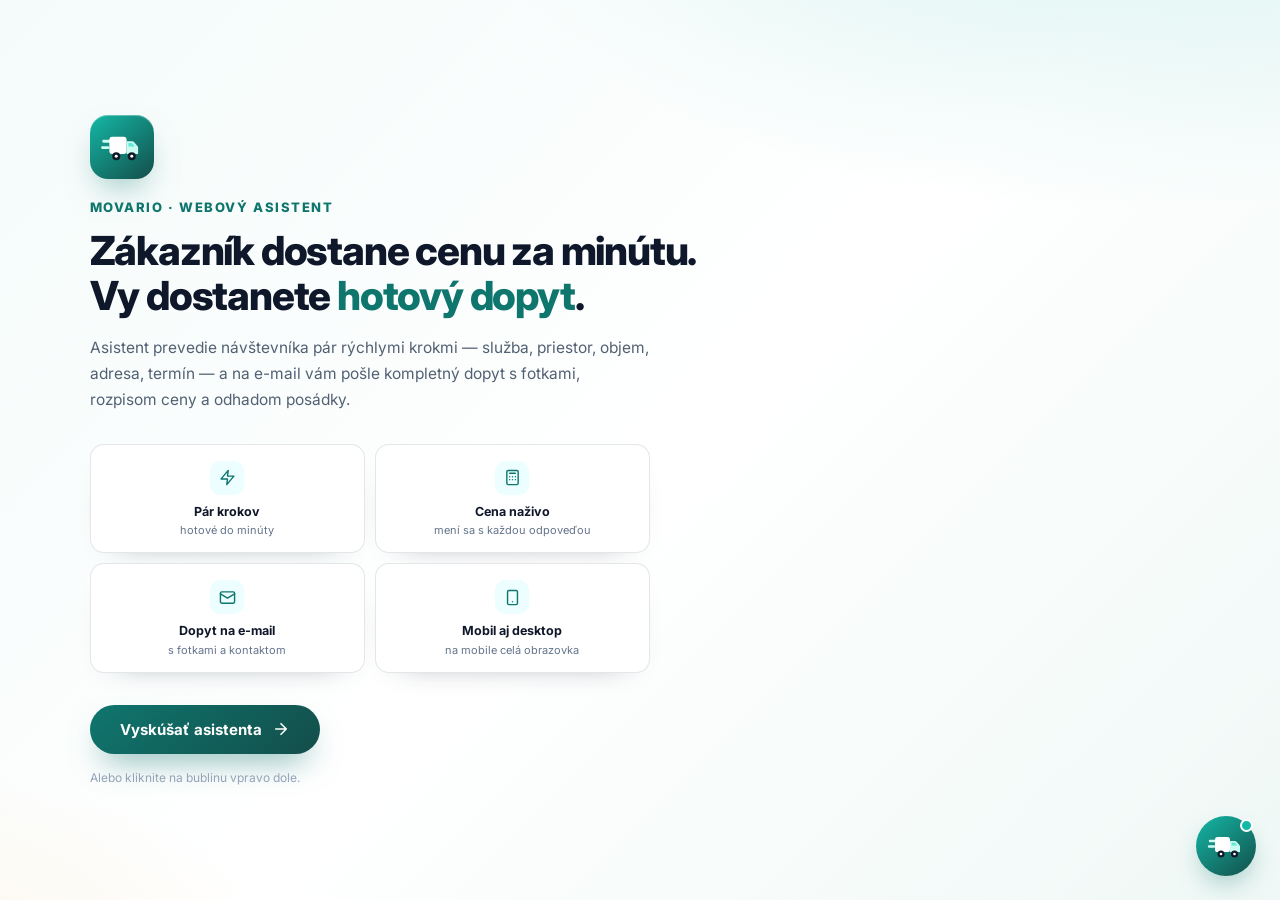
<file: index.html>
﻿<!doctype html>
<html lang="sk">
<head>
<meta charset="utf-8">
<meta name="viewport" content="width=device-width, initial-scale=1, viewport-fit=cover">
<title>Movario — odvoz, sťahovanie a vypratávanie</title>
<link rel="preconnect" href="https://fonts.googleapis.com">
<link rel="preconnect" href="https://fonts.gstatic.com" crossorigin>
<link href="https://fonts.googleapis.com/css2?family=Inter:wght@400;500;600;700;800&display=swap" rel="stylesheet">
<style>
/* ==========================================================================
   DESIGN TOKENS
   ========================================================================== */
:root {
  --blue-50:  #ECFEFF;
  --blue-100: #CCFBF1;
  --blue-500: #14B8A6;
  --blue-600: #0F766E;
  --blue-700: #115E59;
  --navy-800: #1E293B;
  --navy-900: #0F172A;

  --slate-50:  #F8FAFC;
  --slate-100: #F1F5F9;
  --slate-200: #E2E8F0;
  --slate-300: #CBD5E1;
  --slate-400: #94A3B8;
  --slate-500: #64748B;
  --slate-700: #334155;
  --slate-900: #0F172A;

  --green-500: #10B981;
  --green-600: #059669;
  --green-700: #047857;
  --red-500:   #EF4444;

  --font: 'Inter', -apple-system, BlinkMacSystemFont, 'Segoe UI', Roboto, sans-serif;

  --r-sm: 10px;
  --r-md: 14px;
  --r-lg: 20px;

  --sh-sm: 0 1px 2px rgba(15, 23, 42, .05);
  --sh-md: 0 4px 12px -2px rgba(15, 23, 42, .08), 0 2px 4px -2px rgba(15, 23, 42, .04);
  --sh-lg: 0 24px 60px -16px rgba(11, 21, 38, .32), 0 8px 24px -12px rgba(11, 21, 38, .18);

  --ease: cubic-bezier(.22, .61, .36, 1);
  --spring: cubic-bezier(.34, 1.45, .64, 1);
}

*, *::before, *::after { box-sizing: border-box; }
html, body { margin: 0; padding: 0; }
body { font-family: var(--font); color: var(--slate-900); background: var(--slate-50); -webkit-font-smoothing: antialiased; }
button { font-family: inherit; }

/* ==========================================================================
   INTRO PAGE — popis asistenta
   ========================================================================== */
.intro {
  min-height: 100vh;
  display: flex; align-items: center; justify-content: center;
  padding: 40px 22px;
  background:
    radial-gradient(1100px 520px at 88% -12%, rgba(15, 118, 110, .10), transparent 60%),
    radial-gradient(700px 380px at -8% 108%, rgba(16, 185, 129, .07), transparent 55%),
    var(--slate-50);
}
.intro-card { max-width: 660px; text-align: center; }
.intro-mark {
  width: 58px; height: 58px; margin: 0 auto 20px;
  border-radius: 17px;
  background: linear-gradient(140deg, var(--blue-500), var(--blue-700));
  display: flex; align-items: center; justify-content: center;
  color: #fff;
  box-shadow: 0 14px 30px -10px rgba(15, 118, 110, .55), inset 0 1px 0 rgba(255, 255, 255, .3);
}
.intro-mark svg { width: 46px; height: 46px; }
.intro-brand {
  font-size: 13px; font-weight: 800; letter-spacing: .12em;
  text-transform: uppercase; color: var(--blue-600);
  margin-bottom: 14px;
}
.intro h1 {
  margin: 0 0 16px;
  font-size: clamp(27px, 4.6vw, 40px);
  font-weight: 800; letter-spacing: -0.03em; line-height: 1.12;
  color: var(--slate-900);
}
.intro h1 span { color: var(--blue-600); }
.intro-lead {
  margin: 0 auto 30px; max-width: 480px;
  font-size: 15.5px; line-height: 1.7; color: var(--slate-500);
}
.intro-feats {
  display: grid; grid-template-columns: repeat(4, 1fr); gap: 10px;
  margin-bottom: 32px;
}
@media (max-width: 640px) { .intro-feats { grid-template-columns: 1fr 1fr; } }
.intro-feat {
  padding: 16px 12px 14px;
  background: #fff; border: 1px solid var(--slate-200);
  border-radius: var(--r-md);
  box-shadow: var(--sh-sm);
  text-align: center;
  transition: transform 160ms ease, box-shadow 160ms ease, border-color 160ms ease;
}
.intro-feat:hover { transform: translateY(-2px); box-shadow: var(--sh-md); border-color: var(--blue-100); }
.intro-feat-ic {
  width: 34px; height: 34px; margin: 0 auto 9px;
  border-radius: 10px;
  background: var(--blue-50); color: var(--blue-600);
  display: flex; align-items: center; justify-content: center;
}
.intro-feat-ic svg { width: 17px; height: 17px; }
.intro-feat b { display: block; font-size: 12.5px; font-weight: 700; color: var(--slate-900); line-height: 1.3; }
.intro-feat span { display: block; margin-top: 3px; font-size: 11px; color: var(--slate-500); line-height: 1.4; }
.intro-cta {
  display: inline-flex; align-items: center; gap: 10px;
  padding: 15px 30px; border: none; border-radius: 999px; cursor: pointer;
  background: linear-gradient(135deg, var(--blue-600), var(--blue-700));
  color: #fff; font-size: 15px; font-weight: 700; font-family: inherit;
  box-shadow: 0 12px 26px -8px rgba(15, 118, 110, .55);
  transition: transform 180ms var(--spring), box-shadow 180ms ease;
}
.intro-cta:hover { transform: translateY(-2px); box-shadow: 0 16px 32px -8px rgba(15, 118, 110, .6); }
.intro-cta svg { width: 18px; height: 18px; }
.intro-note { margin-top: 16px; font-size: 12px; color: var(--slate-400); }

/* ==========================================================================
   WIDGET ROOT + LAUNCHER
   ========================================================================== */
.aw { position: fixed; bottom: 24px; right: 24px; z-index: 2147483000; font-family: var(--font); }

.aw-launcher {
  position: relative;
  width: 60px; height: 60px; border-radius: 50%;
  border: none; cursor: pointer;
  background: linear-gradient(140deg, var(--blue-500) 0%, var(--blue-700) 100%);
  color: #fff;
  display: flex; align-items: center; justify-content: center;
  box-shadow: 0 10px 28px -6px rgba(15, 118, 110, .5), 0 2px 6px rgba(15, 23, 42, .12);
  transition: transform 220ms var(--spring), box-shadow 220ms var(--ease), opacity 180ms ease;
}
.aw-launcher:hover { transform: scale(1.07); box-shadow: 0 14px 34px -6px rgba(15, 118, 110, .55), 0 3px 8px rgba(15, 23, 42, .14); }
.aw-launcher:active { transform: scale(.96); }
.aw-launcher .ic-open { width: 40px; height: 40px; }
.aw-launcher svg { width: 27px; height: 27px; position: absolute; transition: opacity 180ms ease, transform 260ms var(--spring); }
.aw-launcher .ic-open { opacity: 1; transform: rotate(0) scale(1); }
.aw-launcher .ic-close { opacity: 0; transform: rotate(-70deg) scale(.5); }
.aw[data-open="true"] .aw-launcher .ic-open { opacity: 0; transform: rotate(70deg) scale(.5); }
.aw[data-open="true"] .aw-launcher .ic-close { opacity: 1; transform: rotate(0) scale(1); }
.aw-launcher-dot {
  position: absolute; top: 3px; right: 3px;
  width: 13px; height: 13px; border-radius: 50%;
  background: var(--green-500); border: 2.5px solid #fff;
}
.aw[data-open="true"] .aw-launcher-dot { opacity: 0; }

/* ==========================================================================
   PANEL
   ========================================================================== */
.aw-panel {
  position: absolute; bottom: 76px; right: 0;
  width: min(424px, calc(100vw - 32px));
  height: min(724px, calc(100dvh - 108px));
  background: #fff;
  border-radius: var(--r-lg);
  box-shadow: var(--sh-lg);
  display: flex; flex-direction: column;
  overflow: hidden;
  opacity: 0; pointer-events: none;
  transform: translateY(16px) scale(.96);
  transform-origin: 100% 100%;
  transition: opacity 200ms var(--ease), transform 300ms var(--spring);
}
.aw[data-open="true"] .aw-panel { opacity: 1; pointer-events: auto; transform: translateY(0) scale(1); }

/* ==========================================================================
   HEADER
   ========================================================================== */
.aw-head {
  flex-shrink: 0;
  background:
    radial-gradient(360px 130px at 92% -30%, rgba(59, 130, 246, .35), transparent 70%),
    linear-gradient(130deg, var(--navy-900) 0%, var(--navy-800) 70%, #1A3050 100%);
  padding: 16px 16px 14px;
  color: #fff;
}
.aw-head-row { display: flex; align-items: center; gap: 12px; }
.aw-ava {
  position: relative; flex-shrink: 0;
  width: 42px; height: 42px; border-radius: 13px;
  background: linear-gradient(140deg, var(--blue-500), var(--blue-700));
  box-shadow: 0 4px 12px -4px rgba(15, 118, 110, .6), inset 0 1px 0 rgba(255, 255, 255, .25);
  display: flex; align-items: center; justify-content: center;
  color: #fff;
}
.aw-ava svg { width: 32px; height: 32px; }
.aw-ava-dot {
  position: absolute; bottom: -2px; right: -2px;
  width: 12px; height: 12px; border-radius: 50%;
  background: var(--green-500); border: 2.5px solid var(--navy-900);
}
.aw-head-txt { flex: 1; min-width: 0; line-height: 1.25; }
.aw-head-title { font-size: 15px; font-weight: 700; letter-spacing: -0.01em; }
.aw-head-sub {
  display: flex; align-items: center; gap: 6px;
  margin-top: 3px; font-size: 12px; font-weight: 500;
  color: rgba(255, 255, 255, .62);
}
.aw-head-sub i {
  width: 7px; height: 7px; border-radius: 50%; flex-shrink: 0;
  background: var(--green-500);
  box-shadow: 0 0 0 0 rgba(16, 185, 129, .5);
  animation: ping 2.4s ease-out infinite;
}
@keyframes ping { 0% { box-shadow: 0 0 0 0 rgba(16, 185, 129, .5); } 70%, 100% { box-shadow: 0 0 0 6px rgba(16, 185, 129, 0); } }
.aw-head-btn {
  flex-shrink: 0;
  width: 34px; height: 34px; border-radius: 10px;
  border: none; cursor: pointer;
  background: rgba(255, 255, 255, .08);
  color: rgba(255, 255, 255, .75);
  display: flex; align-items: center; justify-content: center;
  transition: background 150ms ease, color 150ms ease;
}
.aw-head-btn:hover { background: rgba(255, 255, 255, .16); color: #fff; }
.aw-head-btn svg { width: 18px; height: 18px; }

/* Progress (wizard) */
.aw-progress { display: none; gap: 5px; margin-top: 14px; }
.aw-progress[data-on="true"] { display: flex; }
.aw-progress i {
  flex: 1; height: 3.5px; border-radius: 99px;
  background: rgba(255, 255, 255, .16);
  overflow: hidden; position: relative;
}
.aw-progress i::after {
  content: ""; position: absolute; inset: 0;
  background: linear-gradient(90deg, var(--blue-500), #7CB6FF);
  border-radius: 99px;
  transform: scaleX(0); transform-origin: left;
  transition: transform 420ms var(--ease);
}
.aw-progress i.done::after { transform: scaleX(1); }

/* ==========================================================================
   BODY
   ========================================================================== */
.aw-body {
  flex: 1; overflow-y: auto; overflow-x: hidden;
  padding: 14px 15px 16px;
  background: var(--slate-50);
  -webkit-overflow-scrolling: touch;
  overscroll-behavior: contain;
}
.aw-body::-webkit-scrollbar { width: 5px; }
.aw-body::-webkit-scrollbar-thumb { background: var(--slate-300); border-radius: 99px; }

.aw-view { animation: viewIn 340ms var(--ease); }
@keyframes viewIn { from { opacity: 0; transform: translateY(10px); } to { opacity: 1; transform: none; } }

/* Card entrance stagger */
.aw-view .aw-grid .aw-card { animation: cardIn 380ms var(--spring) backwards; }
.aw-view .aw-grid .aw-card:nth-child(1) { animation-delay: 30ms; }
.aw-view .aw-grid .aw-card:nth-child(2) { animation-delay: 70ms; }
.aw-view .aw-grid .aw-card:nth-child(3) { animation-delay: 110ms; }
.aw-view .aw-grid .aw-card:nth-child(4) { animation-delay: 150ms; }
.aw-view .aw-grid .aw-card:nth-child(5) { animation-delay: 190ms; }
.aw-view .aw-grid .aw-card:nth-child(6) { animation-delay: 230ms; }
.aw-view .aw-grid .aw-card:nth-child(7) { animation-delay: 270ms; }
.aw-view .aw-grid .aw-card:nth-child(8) { animation-delay: 310ms; }
@keyframes cardIn { from { opacity: 0; transform: translateY(12px) scale(.96); } to { opacity: 1; transform: none; } }

/* Sticky calculator chip in chat */
.aw-calcchip {
  position: sticky; top: 0; z-index: 6;
  display: flex; align-items: center; gap: 11px;
  width: 100%; text-align: left;
  margin: 0 0 14px; padding: 12px 14px;
  border: none; cursor: pointer;
  border-radius: var(--r-md);
  background: linear-gradient(135deg, var(--blue-600), var(--blue-700));
  color: #fff;
  box-shadow: 0 8px 20px -8px rgba(15, 118, 110, .5);
  transition: transform 180ms var(--spring), box-shadow 180ms ease;
}
.aw-calcchip:hover { transform: translateY(-1px); box-shadow: 0 12px 24px -8px rgba(15, 118, 110, .55); }
.aw-calcchip:active { transform: scale(.99); }
.aw-calcchip-ic {
  flex-shrink: 0; width: 34px; height: 34px; border-radius: 10px;
  background: rgba(255, 255, 255, .16);
  display: flex; align-items: center; justify-content: center;
}
.aw-calcchip-ic svg { width: 18px; height: 18px; }
.aw-calcchip-txt { flex: 1; line-height: 1.25; }
.aw-calcchip-txt b { display: block; font-size: 13.5px; font-weight: 700; letter-spacing: -0.01em; }
.aw-calcchip-txt span { display: block; margin-top: 1px; font-size: 11px; color: rgba(255, 255, 255, .72); }
.aw-calcchip-arr { flex-shrink: 0; opacity: .85; }
.aw-calcchip-arr svg { width: 17px; height: 17px; }

/* ==========================================================================
   HOME (chat)
   ========================================================================== */
.aw-msg { display: flex; gap: 9px; margin-bottom: 12px; animation: viewIn 260ms var(--ease); }
.aw-msg-ava {
  flex-shrink: 0; width: 28px; height: 28px; border-radius: 9px;
  background: linear-gradient(140deg, var(--blue-500), var(--blue-700));
  color: #fff; font-size: 12px; font-weight: 700;
  display: flex; align-items: center; justify-content: center;
  margin-top: 2px;
}
.aw-msg-bubble {
  max-width: 82%;
  padding: 11px 14px;
  background: #fff; border: 1px solid var(--slate-200);
  border-radius: 4px 15px 15px 15px;
  font-size: 13.5px; line-height: 1.55; color: var(--slate-700);
  box-shadow: var(--sh-sm);
  overflow-wrap: break-word;
}
.aw-msg-bubble strong { color: var(--slate-900); }
.aw-msg-user { justify-content: flex-end; }
.aw-msg-user .aw-msg-bubble {
  background: var(--blue-600); border-color: var(--blue-600); color: #fff;
  border-radius: 15px 4px 15px 15px;
}
.aw-typing { display: inline-flex; gap: 4px; padding: 4px 2px; }
.aw-typing i {
  width: 6px; height: 6px; border-radius: 50%;
  background: var(--slate-400);
  animation: tp 1.2s ease-in-out infinite;
}
.aw-typing i:nth-child(2) { animation-delay: .15s; }
.aw-typing i:nth-child(3) { animation-delay: .3s; }
@keyframes tp { 0%, 60%, 100% { transform: none; opacity: .5; } 30% { transform: translateY(-4px); opacity: 1; } }

.aw-cta {
  display: flex; align-items: center; gap: 13px;
  width: 100%; text-align: left;
  margin: 4px 0 14px;
  padding: 15px 16px;
  border: none; cursor: pointer;
  border-radius: var(--r-md);
  background: linear-gradient(135deg, var(--blue-600) 0%, var(--blue-700) 100%);
  color: #fff;
  box-shadow: 0 8px 20px -6px rgba(15, 118, 110, .45);
  transition: transform 200ms var(--spring), box-shadow 200ms ease;
  position: relative; overflow: hidden;
}
.aw-cta::after {
  content: ""; position: absolute; top: 0; left: -80%;
  width: 60%; height: 100%;
  background: linear-gradient(100deg, transparent, rgba(255, 255, 255, .18), transparent);
  transform: skewX(-20deg);
  animation: shine 3.6s ease-in-out infinite;
}
@keyframes shine { 0%, 55%, 100% { left: -80%; } 25% { left: 130%; } }
.aw-cta:hover { transform: translateY(-2px); box-shadow: 0 12px 26px -6px rgba(15, 118, 110, .5); }
.aw-cta:active { transform: scale(.98); }
.aw-cta-ic {
  flex-shrink: 0; width: 40px; height: 40px; border-radius: 12px;
  background: rgba(255, 255, 255, .14);
  display: flex; align-items: center; justify-content: center;
}
.aw-cta-ic svg { width: 21px; height: 21px; }
.aw-cta-txt { flex: 1; line-height: 1.3; }
.aw-cta-txt strong { display: block; font-size: 14.5px; font-weight: 700; letter-spacing: -0.01em; }
.aw-cta-txt span { display: block; margin-top: 2px; font-size: 12px; color: rgba(255, 255, 255, .72); }
.aw-cta-arr { flex-shrink: 0; opacity: .8; }
.aw-cta-arr svg { width: 18px; height: 18px; }

.aw-qrow { display: flex; flex-wrap: wrap; gap: 7px; margin-bottom: 14px; }
.aw-qrow-foot { margin-bottom: 0; padding: 10px 0 2px; }
.aw-qchip {
  padding: 8px 13px;
  background: #fff; border: 1px solid var(--slate-200);
  border-radius: 999px; cursor: pointer;
  font-size: 12.5px; font-weight: 600; color: var(--slate-700);
  box-shadow: var(--sh-sm);
  transition: all 150ms ease;
}
.aw-qchip:hover { border-color: var(--blue-500); color: var(--blue-600); background: var(--blue-50); }

.aw-contact-row { display: flex; gap: 8px; margin-top: 4px; }
.aw-contact-sticky { margin-top: 0; padding-top: 10px; border-top: 1px solid var(--slate-100); }
.aw-contact-link {
  flex: 1;
  display: flex; align-items: center; justify-content: center; gap: 7px;
  padding: 10px 8px;
  background: #fff; border: 1px solid var(--slate-200);
  border-radius: var(--r-sm); cursor: pointer;
  font-size: 12px; font-weight: 600; color: var(--slate-500);
  text-decoration: none;
  transition: all 150ms ease;
}
.aw-contact-link:hover { border-color: var(--blue-500); color: var(--blue-600); }
.aw-contact-link svg { width: 15px; height: 15px; flex-shrink: 0; }

/* ==========================================================================
   WIZARD — step header
   ========================================================================== */
.aw-step-count {
  display: inline-block;
  font-size: 10.5px; font-weight: 700; letter-spacing: .08em;
  text-transform: uppercase; color: var(--blue-600);
  margin-bottom: 4px;
}
.aw-step-title {
  margin: 0 0 3px;
  font-size: 18px; font-weight: 800; letter-spacing: -0.02em;
  color: var(--slate-900); line-height: 1.25;
}
.aw-step-sub { margin: 0 0 13px; font-size: 12.5px; line-height: 1.45; color: var(--slate-500); }

/* Selection cards */
.aw-grid { display: grid; grid-template-columns: 1fr 1fr; gap: 9px; }
.aw-card {
  position: relative;
  display: flex; flex-direction: column; align-items: flex-start; gap: 9px;
  padding: 14px 13px;
  background: #fff; border: 1.5px solid var(--slate-200);
  border-radius: var(--r-md); cursor: pointer;
  text-align: left; font-family: inherit;
  transition: border-color 160ms ease, box-shadow 160ms ease, transform 160ms ease, background 160ms ease;
}
.aw-card:hover { border-color: var(--blue-500); transform: translateY(-1px); box-shadow: var(--sh-md); }
.aw-card[aria-pressed="true"] {
  border-color: var(--blue-600);
  background: var(--blue-50);
  box-shadow: 0 0 0 1px var(--blue-600), var(--sh-sm);
}
.aw-card-ic {
  width: 34px; height: 34px; border-radius: 10px;
  background: var(--blue-50); color: var(--blue-600);
  display: flex; align-items: center; justify-content: center;
  transition: background 160ms ease, color 160ms ease;
}
.aw-card[aria-pressed="true"] .aw-card-ic { background: var(--blue-600); color: #fff; }
.aw-card-ic svg { width: 19px; height: 19px; }
.aw-card-t { font-size: 13.5px; font-weight: 700; color: var(--slate-900); line-height: 1.25; }
.aw-card-s { font-size: 11.5px; color: var(--slate-500); line-height: 1.4; margin-top: 2px; }
.aw-card-check {
  position: absolute; top: 10px; right: 10px;
  width: 20px; height: 20px; border-radius: 50%;
  background: var(--blue-600); color: #fff;
  display: flex; align-items: center; justify-content: center;
  opacity: 0; transform: scale(.4);
  transition: opacity 180ms ease, transform 220ms var(--spring);
}
.aw-card-check svg { width: 11px; height: 11px; }
.aw-card[aria-pressed="true"] .aw-card-check { opacity: 1; transform: scale(1); }

.aw-chat-choice {
  display: flex; align-items: center; gap: 11px;
  width: 100%; margin-top: 10px; padding: 12px 13px;
  border: 1.5px dashed rgba(15, 118, 110, .34);
  border-radius: var(--r-md);
  background: linear-gradient(135deg, #fff 0%, var(--blue-50) 100%);
  color: var(--slate-700);
  text-align: left; cursor: pointer;
  box-shadow: var(--sh-sm);
  transition: border-color 160ms ease, box-shadow 160ms ease, transform 160ms ease;
}
.aw-chat-choice:hover {
  transform: translateY(-1px);
  border-color: var(--blue-600);
  box-shadow: var(--sh-md);
}
.aw-chat-choice-ic {
  flex-shrink: 0;
  width: 34px; height: 34px; border-radius: 10px;
  background: var(--blue-600); color: #fff;
  display: flex; align-items: center; justify-content: center;
}
.aw-chat-choice-ic svg { width: 18px; height: 18px; }
.aw-chat-choice b {
  display: block;
  font-size: 13.5px; line-height: 1.25;
  color: var(--slate-900);
}
.aw-chat-choice span span {
  display: block; margin-top: 2px;
  font-size: 11.5px; line-height: 1.35;
  color: var(--slate-500);
}

.aw-step-space .aw-step-sub { margin-bottom: 10px; }
.aw-step-space .aw-grid { gap: 7px; }
.aw-step-space .aw-card {
  min-height: 82px;
  padding: 10px 11px;
  gap: 7px;
}
.aw-step-space .aw-card-ic {
  width: 30px;
  height: 30px;
}
.aw-step-space .aw-card-t { font-size: 13px; }
.aw-step-space .aw-card-s { font-size: 11px; line-height: 1.3; }
.aw-step-space .aw-hint {
  margin-top: 10px;
  padding: 8px 10px;
  line-height: 1.42;
}

/* Section label */
.aw-sec {
  margin: 13px 0 7px;
  font-size: 10.5px; font-weight: 700; letter-spacing: .07em;
  text-transform: uppercase; color: var(--slate-400);
}
.aw-sec small { text-transform: none; letter-spacing: 0; font-weight: 500; color: var(--slate-400); }

/* Toggle chips */
.aw-chips { display: flex; flex-wrap: wrap; gap: 7px; }
.aw-chip {
  display: inline-flex; align-items: center; gap: 6px;
  padding: 8px 13px;
  background: #fff; border: 1.5px solid var(--slate-200);
  border-radius: 999px; cursor: pointer;
  font-size: 12.5px; font-weight: 600; color: var(--slate-700);
  transition: all 150ms ease;
}
.aw-chip svg { width: 14px; height: 14px; color: var(--slate-400); transition: color 150ms ease; }
.aw-chip:hover { border-color: var(--blue-500); }
.aw-chip[aria-pressed="true"] {
  background: var(--navy-800); border-color: var(--navy-800); color: #fff;
  box-shadow: 0 3px 8px -2px rgba(20, 36, 62, .4);
}
.aw-chip[aria-pressed="true"] svg { color: #7CB6FF; }

/* Inputs */
.aw-field { margin-bottom: 12px; }
.aw-label {
  display: flex; align-items: center; gap: 4px;
  font-size: 12px; font-weight: 600; color: var(--slate-700);
  margin-bottom: 6px;
}
.aw-label em { color: var(--red-500); font-style: normal; }
.aw-label small { font-weight: 500; color: var(--slate-400); }
.aw-input, .aw-textarea {
  width: 100%;
  padding: 11px 13px;
  background: #fff; border: 1.5px solid var(--slate-200);
  border-radius: var(--r-sm);
  font: inherit; font-size: 14px; color: var(--slate-900);
  transition: border-color 150ms ease, box-shadow 150ms ease;
}
.aw-input::placeholder, .aw-textarea::placeholder { color: var(--slate-400); }
.aw-input:focus, .aw-textarea:focus {
  outline: none; border-color: var(--blue-600);
  box-shadow: 0 0 0 3px rgba(15, 118, 110, .13);
}
.aw-textarea { resize: vertical; min-height: 66px; line-height: 1.5; }
.aw-row2 { display: grid; grid-template-columns: 1fr 108px; gap: 9px; }

.aw-zone {
  display: none; align-items: center; gap: 6px;
  margin-top: 7px; padding: 5px 11px;
  border-radius: 999px; width: fit-content;
  font-size: 11.5px; font-weight: 600;
}
.aw-zone[data-on="true"] { display: inline-flex; }
.aw-zone svg { width: 12px; height: 12px; flex-shrink: 0; }
.aw-zone[data-tone="ok"]   { background: #ECFDF5; color: var(--green-700); }
.aw-zone[data-tone="mid"]  { background: #FFFBEB; color: #92400E; }
.aw-zone[data-tone="far"]  { background: #FEF2F2; color: #991B1B; }

/* Segmented control */
.aw-seg {
  display: grid; gap: 4px;
  padding: 4px;
  background: var(--slate-100);
  border-radius: var(--r-sm);
}
.aw-seg[data-n="2"] { grid-template-columns: 1fr 1fr; }
.aw-seg[data-n="3"] { grid-template-columns: 1fr 1fr 1fr; }
.aw-seg-btn {
  padding: 9px 6px;
  border: none; border-radius: 8px; cursor: pointer;
  background: transparent;
  font-size: 12px; font-weight: 600; color: var(--slate-500);
  line-height: 1.3;
  transition: all 160ms ease;
}
.aw-seg-btn small { display: block; font-size: 10px; font-weight: 600; margin-top: 1px; color: var(--slate-400); }
.aw-seg-btn[aria-pressed="true"] {
  background: #fff; color: var(--slate-900);
  box-shadow: var(--sh-sm), 0 0 0 1px var(--slate-200);
}
.aw-seg-btn[aria-pressed="true"] small.up { color: var(--red-500); }
.aw-seg-btn[aria-pressed="true"] small.down { color: var(--green-600); }

/* Stepper */
.aw-access { display: grid; grid-template-columns: 1fr 1fr; gap: 9px; }
.aw-stepper {
  display: flex; align-items: stretch;
  background: #fff; border: 1.5px solid var(--slate-200);
  border-radius: var(--r-sm); overflow: hidden;
}
.aw-stepper button {
  width: 38px; border: none; cursor: pointer;
  background: var(--slate-50); color: var(--slate-700);
  font-size: 17px; font-weight: 700;
  transition: background 130ms ease;
}
.aw-stepper button:hover { background: var(--blue-50); color: var(--blue-600); }
.aw-stepper button:active { background: var(--blue-100); }
.aw-step-val {
  flex: 1; display: flex; flex-direction: column;
  align-items: center; justify-content: center;
  padding: 7px 4px; min-width: 0;
}
.aw-step-val b { font-size: 14px; font-weight: 700; line-height: 1.2; white-space: nowrap; }
.aw-step-val span { font-size: 10px; font-weight: 600; color: var(--slate-400); text-transform: uppercase; letter-spacing: .05em; }

/* Volume slider */
/* Van fill visual */
.aw-van {
  padding: 8px 16px 2px;
  margin-bottom: 9px;
  background: linear-gradient(180deg, #F5F8FF, #fff);
  border: 1.5px solid var(--slate-200);
  border-radius: var(--r-md);
  box-shadow: var(--sh-sm);
}
.aw-van-svg { display: block; width: 100%; max-width: 200px; height: auto; margin: 0 auto; }
.aw-van-svg #awVanFill { transition: y 340ms var(--spring), height 340ms var(--spring); }
#awVanBadge { transition: opacity 200ms ease; }

.aw-vol {
  padding: 14px 16px 12px;
  background: #fff; border: 1.5px solid var(--slate-200);
  border-radius: var(--r-md);
  box-shadow: var(--sh-sm);
}
.aw-vol-head {
  display: flex; justify-content: space-between; align-items: baseline;
  margin-bottom: 14px;
}
.aw-vol-head span {
  font-size: 11px; font-weight: 700; letter-spacing: .07em;
  text-transform: uppercase; color: var(--slate-400);
}
.aw-vol-head b {
  font-size: 24px; font-weight: 800; letter-spacing: -0.02em;
  color: var(--blue-700); font-variant-numeric: tabular-nums;
}
.aw-slider {
  -webkit-appearance: none; appearance: none;
  width: 100%; height: 7px; border-radius: 999px;
  background: var(--slate-200);
  outline: none; margin: 0; cursor: pointer;
}
.aw-slider::-webkit-slider-thumb {
  -webkit-appearance: none; appearance: none;
  width: 26px; height: 26px; border-radius: 50%;
  background: #fff; border: 3px solid var(--blue-600);
  box-shadow: 0 2px 8px rgba(15, 118, 110, .35);
  cursor: grab;
  transition: transform 140ms ease;
}
.aw-slider::-webkit-slider-thumb:active { cursor: grabbing; transform: scale(1.15); }
.aw-slider::-moz-range-thumb {
  width: 26px; height: 26px; border-radius: 50%;
  background: #fff; border: 3px solid var(--blue-600);
  box-shadow: 0 2px 8px rgba(15, 118, 110, .35);
  cursor: grab;
}
.aw-slider:focus-visible { box-shadow: 0 0 0 3px rgba(15, 118, 110, .2); }
.aw-vol-ticks {
  display: flex; justify-content: space-between;
  margin-top: 7px;
  font-size: 10px; font-weight: 600; color: var(--slate-400);
}
.aw-vol-desc {
  margin-top: 11px; padding-top: 11px;
  border-top: 1px dashed var(--slate-200);
  font-size: 12.5px; font-weight: 600; color: var(--slate-700);
  text-align: center;
}

/* Inline hint */
.aw-hint {
  display: flex; gap: 8px; align-items: flex-start;
  margin-top: 14px; padding: 10px 12px;
  background: var(--blue-50); border-radius: var(--r-sm);
  font-size: 11.5px; line-height: 1.55; color: var(--slate-500);
}
.aw-hint svg { width: 14px; height: 14px; flex-shrink: 0; margin-top: 1px; color: var(--blue-500); }

/* Price breakdown inside the hero */
.aw-bd { margin-top: 12px; border-top: 1px solid rgba(255, 255, 255, .12); padding-top: 4px; }
.aw-bd summary {
  list-style: none; cursor: pointer;
  padding: 6px 0;
  font-size: 11.5px; font-weight: 700; color: rgba(255, 255, 255, .65);
  user-select: none;
}
.aw-bd summary::-webkit-details-marker { display: none; }
.aw-bd summary::after { content: " ▾"; font-size: 10px; }
.aw-bd[open] summary::after { content: " ▴"; }
.aw-bd summary:hover { color: #fff; }
.aw-bd-row {
  display: flex; justify-content: space-between; gap: 12px;
  padding: 4px 0;
  font-size: 11.5px; color: rgba(255, 255, 255, .75);
}
.aw-bd-row b { font-weight: 700; color: #A7F3D0; font-variant-numeric: tabular-nums; }

/* Photos */
.aw-photo-row { display: flex; flex-wrap: wrap; gap: 8px; align-items: center; }
.aw-photo-add {
  display: inline-flex; align-items: center; gap: 7px;
  padding: 9px 14px;
  background: #fff; border: 1.5px dashed var(--slate-300);
  border-radius: var(--r-sm); cursor: pointer;
  font-size: 12.5px; font-weight: 600; color: var(--slate-500);
  transition: all 150ms ease;
}
.aw-photo-add:hover { border-color: var(--blue-500); color: var(--blue-600); }
.aw-photo-add svg { width: 15px; height: 15px; }
.aw-thumb {
  position: relative; width: 52px; height: 52px;
  border-radius: 10px; overflow: hidden;
  border: 1px solid var(--slate-200);
}
.aw-thumb img { width: 100%; height: 100%; object-fit: cover; display: block; }
.aw-thumb button {
  position: absolute; top: 2px; right: 2px;
  width: 17px; height: 17px; border-radius: 50%;
  border: none; cursor: pointer;
  background: rgba(15, 23, 42, .72); color: #fff;
  font-size: 11px; line-height: 1;
  display: flex; align-items: center; justify-content: center;
}

/* ==========================================================================
   SUMMARY (step 4)
   ========================================================================== */
.aw-price-hero {
  position: relative; overflow: hidden;
  padding: 18px 18px 16px;
  border-radius: var(--r-md);
  background:
    radial-gradient(300px 120px at 90% -20%, rgba(59, 130, 246, .3), transparent 70%),
    linear-gradient(135deg, var(--navy-900), var(--navy-800));
  color: #fff;
  margin-bottom: 14px;
}
.aw-price-hero-label {
  font-size: 11px; font-weight: 700; letter-spacing: .08em;
  text-transform: uppercase; color: rgba(255, 255, 255, .55);
}
.aw-price-hero-val {
  margin-top: 5px;
  font-size: 30px; font-weight: 800; letter-spacing: -0.02em;
  font-variant-numeric: tabular-nums;
  background: linear-gradient(90deg, #A7F3D0, #6EE7B7 40%, #7CB6FF);
  -webkit-background-clip: text; background-clip: text; color: transparent;
}
.aw-price-hero-note {
  margin-top: 7px;
  font-size: 11.5px; line-height: 1.5; color: rgba(255, 255, 255, .6);
}
.aw-sum {
  background: #fff; border: 1px solid var(--slate-200);
  border-radius: var(--r-md);
  padding: 4px 15px;
  margin-bottom: 16px;
  box-shadow: var(--sh-sm);
}
.aw-sum-row {
  display: flex; justify-content: space-between; gap: 14px;
  padding: 10px 0;
  border-bottom: 1px solid var(--slate-100);
  font-size: 12.5px;
}
.aw-sum-row > span { color: var(--slate-500); font-weight: 500; flex-shrink: 0; }
.aw-sum-row > b { font-weight: 600; color: var(--slate-900); text-align: right; }
.aw-sum-edit {
  border: none; background: none; cursor: pointer;
  padding: 10px 0; width: 100%; text-align: center;
  font-size: 12px; font-weight: 600; color: var(--blue-600);
}
.aw-sum-edit:hover { text-decoration: underline; }

/* GDPR */
.aw-gdpr {
  display: flex; align-items: flex-start; gap: 10px;
  width: 100%; text-align: left;
  padding: 12px 13px; margin-top: 2px;
  background: #fff; border: 1.5px solid var(--slate-200);
  border-radius: var(--r-sm); cursor: pointer;
  transition: border-color 150ms ease, background 150ms ease;
}
.aw-gdpr:hover { border-color: var(--slate-300); }
.aw-gdpr[data-on="true"] { border-color: var(--blue-600); background: var(--blue-50); }
.aw-gdpr-box {
  flex-shrink: 0; width: 19px; height: 19px; margin-top: 1px;
  border-radius: 6px; border: 2px solid var(--slate-300);
  background: #fff;
  display: flex; align-items: center; justify-content: center;
  transition: all 150ms ease;
  color: #fff;
}
.aw-gdpr-box svg { width: 11px; height: 11px; opacity: 0; transform: scale(.5); transition: all 160ms var(--spring); }
.aw-gdpr[data-on="true"] .aw-gdpr-box { background: var(--blue-600); border-color: var(--blue-600); }
.aw-gdpr[data-on="true"] .aw-gdpr-box svg { opacity: 1; transform: scale(1); }
.aw-gdpr-txt { font-size: 11.5px; line-height: 1.5; color: var(--slate-500); }
.aw-gdpr-txt b { color: var(--slate-700); font-weight: 600; }

.aw-error {
  display: flex; gap: 9px; align-items: flex-start;
  margin-top: 12px; padding: 11px 13px;
  background: #FEF2F2; border: 1px solid #FECACA;
  border-radius: var(--r-sm);
  font-size: 12.5px; line-height: 1.5; color: #991B1B;
}
.aw-error svg { width: 15px; height: 15px; flex-shrink: 0; margin-top: 1px; }
.aw-error a { color: #991B1B; font-weight: 700; }

/* ==========================================================================
   SUCCESS
   ========================================================================== */
.aw-done { text-align: center; padding: 26px 8px 10px; }
.aw-done-ic {
  width: 64px; height: 64px; margin: 0 auto 18px;
  border-radius: 50%;
  background: #ECFDF5;
  display: flex; align-items: center; justify-content: center;
  color: var(--green-600);
  animation: pop 500ms var(--spring);
}
@keyframes pop { 0% { transform: scale(.3); opacity: 0; } 100% { transform: scale(1); opacity: 1; } }
.aw-done-ic svg { width: 30px; height: 30px; }
.aw-done-ic path { stroke-dasharray: 40; stroke-dashoffset: 40; animation: draw 500ms ease 250ms forwards; }
@keyframes draw { to { stroke-dashoffset: 0; } }
.aw-done h3 { margin: 0 0 8px; font-size: 19px; font-weight: 800; letter-spacing: -0.02em; }
.aw-done p { margin: 0 auto 20px; max-width: 280px; font-size: 13.5px; line-height: 1.6; color: var(--slate-500); }
.aw-done p b { color: var(--slate-900); }
.aw-done-card {
  display: flex; align-items: center; gap: 11px;
  text-align: left;
  background: #fff; border: 1px solid var(--slate-200);
  border-radius: var(--r-md); padding: 13px 14px;
  box-shadow: var(--sh-sm);
  margin-bottom: 10px;
  text-decoration: none;
  transition: border-color 150ms ease, transform 150ms ease;
}
.aw-done-card:hover { border-color: var(--blue-500); transform: translateY(-1px); }
.aw-done-card-ic {
  flex-shrink: 0; width: 36px; height: 36px; border-radius: 10px;
  background: var(--blue-50); color: var(--blue-600);
  display: flex; align-items: center; justify-content: center;
}
.aw-done-card-ic svg { width: 17px; height: 17px; }
.aw-done-card-t { flex: 1; line-height: 1.3; }
.aw-done-card-t b { display: block; font-size: 13px; font-weight: 700; color: var(--slate-900); }
.aw-done-card-t span { font-size: 11.5px; color: var(--slate-500); }

/* ==========================================================================
   FOOTER
   ========================================================================== */
.aw-foot {
  flex-shrink: 0;
  background: #fff;
  border-top: 1px solid var(--slate-200);
  padding: 0 14px calc(12px + env(safe-area-inset-bottom, 0px));
}
.aw-pricebar {
  display: flex; align-items: baseline; justify-content: space-between; gap: 10px;
  padding: 10px 2px 9px;
  border-bottom: 1px dashed var(--slate-200);
  margin-bottom: 2px;
}
.aw-pricebar span { font-size: 11px; font-weight: 600; letter-spacing: .05em; text-transform: uppercase; color: var(--slate-400); }
.aw-pricebar b {
  display: inline-block;
  font-size: 17px; font-weight: 800; letter-spacing: -0.01em;
  color: var(--green-700); font-variant-numeric: tabular-nums;
  transition: transform 200ms var(--spring);
}
.aw-pricebar b.flash { transform: scale(1.1); }
.aw-nav { display: flex; gap: 9px; padding-top: 12px; }
.aw-btn {
  display: inline-flex; align-items: center; justify-content: center; gap: 7px;
  padding: 12px 16px;
  border-radius: var(--r-sm); cursor: pointer;
  font-size: 13.5px; font-weight: 700; font-family: inherit;
  transition: all 170ms ease;
  border: none;
}
.aw-btn svg { width: 16px; height: 16px; flex-shrink: 0; }
.aw-btn-ghost {
  flex-shrink: 0;
  background: #fff; color: var(--slate-700);
  border: 1.5px solid var(--slate-200);
}
.aw-btn-ghost:hover { border-color: var(--slate-400); background: var(--slate-50); }
.aw-btn-primary {
  flex: 1;
  background: linear-gradient(135deg, var(--blue-600), var(--blue-700));
  color: #fff;
  box-shadow: 0 5px 14px -4px rgba(15, 118, 110, .5);
}
.aw-btn-primary:hover:not(:disabled) { filter: brightness(1.07); transform: translateY(-1px); }
.aw-btn-primary:active:not(:disabled) { transform: scale(.98); }
.aw-btn-primary:disabled {
  background: var(--slate-200); color: var(--slate-400);
  box-shadow: none; cursor: not-allowed;
}
.aw-btn-success {
  flex: 1;
  background: linear-gradient(135deg, var(--green-500), var(--green-700));
  color: #fff;
  box-shadow: 0 5px 14px -4px rgba(5, 150, 105, .5);
}
.aw-btn-success:hover:not(:disabled) { filter: brightness(1.06); transform: translateY(-1px); }
.aw-btn-success:disabled { background: var(--slate-200); color: var(--slate-400); box-shadow: none; cursor: not-allowed; }

/* Composer (home footer) */
.aw-composer { display: flex; gap: 8px; padding-top: 12px; }
.aw-composer input {
  flex: 1; min-width: 0;
  padding: 11px 14px;
  background: var(--slate-50); border: 1.5px solid var(--slate-200);
  border-radius: 999px;
  font: inherit; font-size: 13.5px; color: var(--slate-900);
  transition: all 150ms ease;
}
.aw-composer input:focus { outline: none; border-color: var(--blue-600); background: #fff; box-shadow: 0 0 0 3px rgba(15, 118, 110, .12); }
.aw-composer input::placeholder { color: var(--slate-400); }
.aw-send {
  flex-shrink: 0; width: 42px; height: 42px; border-radius: 50%;
  border: none; cursor: pointer;
  background: linear-gradient(135deg, var(--blue-600), var(--blue-700));
  color: #fff;
  display: flex; align-items: center; justify-content: center;
  box-shadow: 0 4px 10px -3px rgba(15, 118, 110, .5);
  transition: transform 160ms var(--spring), filter 150ms ease;
}
.aw-send:hover { filter: brightness(1.08); transform: scale(1.06); }
.aw-send:active { transform: scale(.94); }
.aw-send svg { width: 17px; height: 17px; margin-left: 1px; }

/* ==========================================================================
   MOBILE
   ========================================================================== */
@media (max-width: 520px) {
  .aw { bottom: 18px; right: 18px; }
  .aw-panel {
    position: fixed; inset: 0;
    width: 100%; height: 100dvh;
    border-radius: 0;
    bottom: auto; right: auto;
  }
  .aw-head { padding-top: calc(16px + env(safe-area-inset-top, 0px)); }
  .aw[data-open="true"] .aw-launcher { opacity: 0; pointer-events: none; }
}

@media (prefers-reduced-motion: reduce) {
  *, *::before, *::after { animation-duration: .01ms !important; transition-duration: .01ms !important; }
}

/* ==========================================================================
   MOVARIO QUALITY LIFT — inspired by the provided premium widget
   ========================================================================== */
:root {
  --mv-green: #0F766E;
  --mv-green-dark: #134E4A;
  --mv-green-light: #14B8A6;
  --mv-green-soft: #ECFEFF;
  --mv-ink: #1E293B;
  --mv-ink-deep: #0F172A;
  --mv-amber: #F59E0B;
  --mv-line: #E2E6EA;
}
body {
  background:
    radial-gradient(920px 480px at 8% 0%, rgba(20, 184, 166, .14), transparent 60%),
    radial-gradient(820px 420px at 96% 10%, rgba(245, 158, 11, .10), transparent 58%),
    linear-gradient(135deg, #F4FBFA 0%, #FFFFFF 46%, #EEF8F6 100%);
}
.intro {
  background:
    radial-gradient(1050px 540px at 88% -14%, rgba(20, 184, 166, .16), transparent 62%),
    radial-gradient(680px 360px at -8% 108%, rgba(245, 158, 11, .08), transparent 58%),
    linear-gradient(135deg, #F4FBFA 0%, #FFFFFF 52%, #EFF8F6 100%) !important;
}
.intro-card {
  max-width: 760px !important;
}
.intro-mark,
.aw-ava,
.aw-launcher {
  background: linear-gradient(140deg, var(--mv-green-light), var(--mv-green-dark)) !important;
}
.intro-mark {
  width: 64px !important;
  height: 64px !important;
  border-radius: 18px !important;
  box-shadow: 0 16px 34px -13px rgba(15, 118, 110, .55), inset 0 1px 0 rgba(255, 255, 255, .34) !important;
}
.intro-brand {
  color: var(--mv-green) !important;
}
.intro h1 {
  color: var(--mv-ink-deep) !important;
}
.intro h1 span {
  color: var(--mv-green) !important;
}
.intro-lead {
  color: #526173 !important;
}
.intro-feat {
  border-color: rgba(226, 230, 234, .96) !important;
  box-shadow: 0 12px 32px -28px rgba(31, 41, 55, .72) !important;
}
.intro-feat:hover {
  border-color: rgba(15, 118, 110, .28) !important;
  box-shadow: 0 20px 38px -30px rgba(31, 41, 55, .82) !important;
}
.intro-feat-ic {
  background: var(--mv-green-soft) !important;
  color: var(--mv-green) !important;
}
.intro-cta {
  background: linear-gradient(135deg, var(--mv-green), var(--mv-green-dark)) !important;
  box-shadow: 0 16px 32px -12px rgba(15, 118, 110, .58) !important;
}
.intro-cta:hover {
  box-shadow: 0 20px 38px -12px rgba(15, 118, 110, .62) !important;
}
.aw-panel {
  border: 1px solid rgba(226, 230, 234, .96) !important;
  box-shadow: 0 24px 74px -24px rgba(17, 24, 39, .36), 0 10px 30px -20px rgba(15, 118, 110, .34) !important;
}
.aw-head {
  background:
    radial-gradient(360px 140px at 92% -34%, rgba(20, 184, 166, .34), transparent 70%),
    linear-gradient(130deg, var(--mv-ink-deep) 0%, var(--mv-ink) 72%, #12333A 100%) !important;
}
.aw-head-sub i,
.aw-launcher-dot {
  background: var(--mv-green-light) !important;
}
.aw-progress i.is-on,
.aw-progress i[style*="1"] {
  background: linear-gradient(90deg, var(--mv-green), #5EEAD4) !important;
}
.aw-body {
  background: linear-gradient(180deg, #FFFFFF 0%, #F6FBFA 100%) !important;
}
.aw-msg.bot {
  background: #F5F7F4 !important;
  border-color: #E2E6EA !important;
}
.aw-msg.user {
  background: linear-gradient(135deg, var(--mv-green), var(--mv-green-dark)) !important;
}
.aw-primary,
.aw-send,
.aw-continue,
.aw-submit {
  background: linear-gradient(135deg, var(--mv-green), var(--mv-green-dark)) !important;
  box-shadow: 0 12px 24px -14px rgba(15, 118, 110, .7) !important;
}
.aw-launcher {
  box-shadow: 0 12px 28px -8px rgba(15, 118, 110, .45), 0 0 0 0 rgba(15, 118, 110, .28) !important;
  animation: mvLauncherPulse 3s ease-in-out infinite;
}
@keyframes mvLauncherPulse {
  0%, 100% { box-shadow: 0 12px 28px -8px rgba(15, 118, 110, .45), 0 0 0 0 rgba(15, 118, 110, .28); }
  50% { box-shadow: 0 12px 28px -8px rgba(15, 118, 110, .45), 0 0 0 10px rgba(15, 118, 110, 0); }
}
.aw-card,
.aw-zone,
.aw-chip,
.aw-contact-link,
.aw-qchip,
.aw-input,
.aw-textarea,
.aw-done-card {
  border-color: rgba(226, 230, 234, .96) !important;
}
.aw-card:hover,
.aw-contact-link:hover,
.aw-qchip:hover,
.aw-photo-add:hover,
.aw-done-card:hover {
  border-color: rgba(15, 118, 110, .35) !important;
  color: var(--mv-green) !important;
}
.aw-card[aria-pressed="true"],
.aw-chip[aria-pressed="true"],
.aw-seg-btn[aria-pressed="true"],
.aw-gdpr[data-on="true"] {
  border-color: var(--mv-green) !important;
  background: var(--mv-green-soft) !important;
  box-shadow: 0 0 0 1px rgba(15, 118, 110, .48), var(--sh-sm) !important;
}
.aw-card[aria-pressed="true"] .aw-card-ic,
.aw-gdpr[data-on="true"] .aw-gdpr-box {
  background: var(--mv-green) !important;
  color: #fff !important;
}
.aw-price-number,
.aw-total,
.aw-zone[data-tone="ok"],
.aw-done-price {
  color: var(--mv-green-dark) !important;
}
.aw-input:focus,
.aw-textarea:focus {
  border-color: var(--mv-green) !important;
  box-shadow: 0 0 0 3px rgba(15, 118, 110, .13) !important;
}
.aw-range,
.aw-slider,
input[type="range"] {
  accent-color: var(--mv-green) !important;
}
.aw-hint {
  background: #F0FDFA !important;
}
.aw-hint svg,
.aw-card-ic,
.aw-done-card-ic {
  color: var(--mv-green) !important;
}
.aw-ava svg path[stroke="#CCFBF1"],
.aw-launcher svg path[stroke="#CCFBF1"],
.intro-mark svg path[stroke="#CCFBF1"] {
  stroke: #CCFBF1 !important;
}
@media (min-width: 980px) {
  .intro {
    justify-content: flex-start !important;
    padding-left: clamp(42px, 7vw, 112px) !important;
    padding-right: min(520px, 38vw) !important;
  }
  .intro-card {
    max-width: 620px !important;
    text-align: left !important;
  }
  .intro-mark {
    margin-left: 0 !important;
  }
  .intro-lead {
    margin-left: 0 !important;
    margin-right: 0 !important;
    max-width: 560px !important;
  }
  .intro-feats {
    max-width: 560px !important;
    grid-template-columns: repeat(2, minmax(0, 1fr)) !important;
  }
  .intro-cta {
    justify-content: center !important;
  }
}
@media (max-width: 640px) {
  .intro {
    align-items: flex-start !important;
    padding-top: 28px !important;
  }
  .intro-card {
    text-align: left !important;
  }
  .intro-mark {
    margin-left: 0 !important;
  }
  .intro-cta {
    width: 100% !important;
    justify-content: center !important;
  }
}
</style>
</head>
<body>

<!-- ======================= INTRO — POPIS ASISTENTA ======================= -->
<main class="intro">
  <div class="intro-card">
    <div class="intro-mark">
      <svg viewBox="0 0 40 40" fill="none"><path d="M4 15h6M3 20.5h5" stroke="#CCFBF1" stroke-width="2.4" stroke-linecap="round"/><rect x="9" y="11" width="15" height="15" rx="2.6" fill="#fff"/><path d="M24 15h4.8c.6 0 1.2.26 1.6.72l3 3.4c.4.44.6 1 .6 1.6V26H24z" fill="#CCFBF1"/><path d="M25.6 16.6h3.1l2.5 2.9h-5.6z" fill="#5EEAD4"/><circle cx="15" cy="28" r="3.5" fill="#111827"/><circle cx="15" cy="28" r="1.3" fill="#fff"/><circle cx="28.5" cy="28" r="3.5" fill="#111827"/><circle cx="28.5" cy="28" r="1.3" fill="#fff"/></svg>
    </div>
    <div class="intro-brand">Movario · webový asistent</div>
    <h1>Zákazník dostane cenu za minútu.<br>Vy dostanete <span>hotový dopyt</span>.</h1>
    <p class="intro-lead">Asistent prevedie návštevníka pár rýchlymi krokmi — služba, priestor, objem, adresa, termín — a na e-mail vám pošle kompletný dopyt s fotkami, rozpisom ceny a odhadom posádky.</p>
    <div class="intro-feats">
      <div class="intro-feat">
        <div class="intro-feat-ic"><svg viewBox="0 0 24 24" fill="none" stroke="currentColor" stroke-width="2" stroke-linecap="round" stroke-linejoin="round"><path d="M13 2L3 14h9l-1 8 10-12h-9l1-8z"/></svg></div>
        <b>Pár krokov</b><span>hotové do minúty</span>
      </div>
      <div class="intro-feat">
        <div class="intro-feat-ic"><svg viewBox="0 0 24 24" fill="none" stroke="currentColor" stroke-width="2" stroke-linecap="round" stroke-linejoin="round"><rect x="4" y="2" width="16" height="20" rx="2"/><path d="M8 6h8M8 11h.01M12 11h.01M16 11h.01M8 15h.01M12 15h.01M16 15h.01"/></svg></div>
        <b>Cena naživo</b><span>mení sa s každou odpoveďou</span>
      </div>
      <div class="intro-feat">
        <div class="intro-feat-ic"><svg viewBox="0 0 24 24" fill="none" stroke="currentColor" stroke-width="2" stroke-linecap="round" stroke-linejoin="round"><rect x="2" y="4" width="20" height="16" rx="2"/><path d="M22 7l-10 6L2 7"/></svg></div>
        <b>Dopyt na e-mail</b><span>s fotkami a kontaktom</span>
      </div>
      <div class="intro-feat">
        <div class="intro-feat-ic"><svg viewBox="0 0 24 24" fill="none" stroke="currentColor" stroke-width="2" stroke-linecap="round" stroke-linejoin="round"><rect x="5" y="2" width="14" height="20" rx="2"/><path d="M12 18h.01"/></svg></div>
        <b>Mobil aj desktop</b><span>na mobile celá obrazovka</span>
      </div>
    </div>
    <button class="intro-cta" type="button" onclick="AWWidget.startWizard()">
      Vyskúšať asistenta
      <svg viewBox="0 0 24 24" fill="none" stroke="currentColor" stroke-width="2.2" stroke-linecap="round" stroke-linejoin="round"><path d="M5 12h14M12 5l7 7-7 7"/></svg>
    </button>
    <div class="intro-note">Alebo kliknite na bublinu vpravo dole.</div>
  </div>
</main>

<!-- ======================= WIDGET ======================= -->
<div class="aw" id="aw" data-open="false">
  <div class="aw-panel" id="awPanel" role="dialog" aria-label="Asistent a cenová kalkulačka">
    <header class="aw-head">
      <div class="aw-head-row">
        <div class="aw-ava">
          <svg viewBox="0 0 40 40" fill="none"><path d="M4 15h6M3 20.5h5" stroke="#CCFBF1" stroke-width="2.4" stroke-linecap="round"/><rect x="9" y="11" width="15" height="15" rx="2.6" fill="#fff"/><path d="M24 15h4.8c.6 0 1.2.26 1.6.72l3 3.4c.4.44.6 1 .6 1.6V26H24z" fill="#CCFBF1"/><path d="M25.6 16.6h3.1l2.5 2.9h-5.6z" fill="#5EEAD4"/><circle cx="15" cy="28" r="3.5" fill="#111827"/><circle cx="15" cy="28" r="1.3" fill="#fff"/><circle cx="28.5" cy="28" r="3.5" fill="#111827"/><circle cx="28.5" cy="28" r="1.3" fill="#fff"/></svg>
          <span class="aw-ava-dot"></span>
        </div>
        <div class="aw-head-txt">
          <div class="aw-head-title">Movario</div>
          <div class="aw-head-sub"><i></i>Online</div>
        </div>
        <button class="aw-head-btn" id="awToggle" data-a="toggle" aria-label="Prepnúť" type="button"></button>
        <button class="aw-head-btn" data-a="close" aria-label="Zavrieť okno" type="button">
          <svg viewBox="0 0 24 24" fill="none" stroke="currentColor" stroke-width="2.2" stroke-linecap="round"><path d="M6 9l6 6 6-6"/></svg>
        </button>
      </div>
      <div class="aw-progress" id="awProgress" data-on="false"><i></i><i></i><i></i><i></i><i></i><i></i></div>
    </header>
    <div class="aw-body" id="awBody"></div>
    <footer class="aw-foot" id="awFoot"></footer>
  </div>

  <button class="aw-launcher" id="awLauncher" aria-label="Otvoriť kalkulačku" type="button">
    <svg class="ic-open" viewBox="0 0 40 40" fill="none"><path d="M4 15h6M3 20.5h5" stroke="#CCFBF1" stroke-width="2.4" stroke-linecap="round"/><rect x="9" y="11" width="15" height="15" rx="2.6" fill="#fff"/><path d="M24 15h4.8c.6 0 1.2.26 1.6.72l3 3.4c.4.44.6 1 .6 1.6V26H24z" fill="#CCFBF1"/><path d="M25.6 16.6h3.1l2.5 2.9h-5.6z" fill="#5EEAD4"/><circle cx="15" cy="28" r="3.5" fill="#111827"/><circle cx="15" cy="28" r="1.3" fill="#fff"/><circle cx="28.5" cy="28" r="3.5" fill="#111827"/><circle cx="28.5" cy="28" r="1.3" fill="#fff"/></svg>
    <svg class="ic-close" viewBox="0 0 24 24" fill="none" stroke="#fff" stroke-width="2.2" stroke-linecap="round"><path d="M18 6L6 18M6 6l12 12"/></svg>
    <span class="aw-launcher-dot"></span>
  </button>
</div>

<script>
(function () {
'use strict';

/* ==========================================================================
   CONFIG + CATALOG
   ========================================================================== */
var CONFIG = {
  company: 'Movario',
  assistant: 'Tomáš',
  phone: '+421 900 123 456',
  phoneRaw: '+421900123456',
  whatsapp: '421900123456',
  email: 'kontakt@movario.sk',
  endpoint: '/api/lead'
};

var ICONS = {
  sofa:    '<svg viewBox="0 0 24 24" fill="none" stroke="currentColor" stroke-width="1.8" stroke-linecap="round" stroke-linejoin="round"><path d="M5 10V8a2 2 0 0 1 2-2h10a2 2 0 0 1 2 2v2"/><path d="M3 12a2 2 0 0 1 4 0v2h10v-2a2 2 0 0 1 4 0v4a2 2 0 0 1-2 2H5a2 2 0 0 1-2-2z"/><path d="M5 18v2M19 18v2"/></svg>',
  trash:   '<svg viewBox="0 0 24 24" fill="none" stroke="currentColor" stroke-width="1.8" stroke-linecap="round" stroke-linejoin="round"><path d="M3 6h18M8 6V4a1 1 0 0 1 1-1h6a1 1 0 0 1 1 1v2"/><path d="M19 6l-1 14a2 2 0 0 1-2 2H8a2 2 0 0 1-2-2L5 6"/><path d="M10 11v6M14 11v6"/></svg>',
  truck:   '<svg viewBox="0 0 24 24" fill="none" stroke="currentColor" stroke-width="1.8" stroke-linecap="round" stroke-linejoin="round"><path d="M1 7h13v10H1z"/><path d="M14 10h4l3 3v4h-7"/><circle cx="6" cy="19" r="1.6"/><circle cx="17.5" cy="19" r="1.6"/></svg>',
  boxes:   '<svg viewBox="0 0 24 24" fill="none" stroke="currentColor" stroke-width="1.8" stroke-linecap="round" stroke-linejoin="round"><path d="M3 13h8v8H3zM13 13h8v8h-8zM8 3h8v8H8z"/></svg>',
  piece:   '<svg viewBox="0 0 24 24" fill="none" stroke="currentColor" stroke-width="1.8" stroke-linecap="round" stroke-linejoin="round"><rect x="5" y="8" width="14" height="12" rx="1.5"/><path d="M5 12h14M12 8v12"/></svg>',
  room:    '<svg viewBox="0 0 24 24" fill="none" stroke="currentColor" stroke-width="1.8" stroke-linecap="round" stroke-linejoin="round"><rect x="4" y="4" width="16" height="16" rx="1.5"/><path d="M4 14h16M14 4v10"/></svg>',
  flat:    '<svg viewBox="0 0 24 24" fill="none" stroke="currentColor" stroke-width="1.8" stroke-linecap="round" stroke-linejoin="round"><rect x="5" y="3" width="14" height="18" rx="1.5"/><path d="M9 7h2M13 7h2M9 11h2M13 11h2M9 15h2M13 15h2M11 21v-3h2v3"/></svg>',
  house:   '<svg viewBox="0 0 24 24" fill="none" stroke="currentColor" stroke-width="1.8" stroke-linecap="round" stroke-linejoin="round"><path d="M3 11l9-8 9 8"/><path d="M5 10v10h14V10"/><path d="M10 20v-6h4v6"/></svg>',
  piano:   '<svg viewBox="0 0 24 24" fill="none" stroke="currentColor" stroke-width="1.8" stroke-linecap="round" stroke-linejoin="round"><path d="M9 18V5l12-2v13"/><circle cx="6" cy="18" r="3"/><circle cx="18" cy="16" r="3"/></svg>',
  lock:    '<svg viewBox="0 0 24 24" fill="none" stroke="currentColor" stroke-width="1.8" stroke-linecap="round" stroke-linejoin="round"><rect x="4" y="11" width="16" height="10" rx="2"/><path d="M8 11V7a4 4 0 0 1 8 0v4"/></svg>',
  expand:  '<svg viewBox="0 0 24 24" fill="none" stroke="currentColor" stroke-width="1.8" stroke-linecap="round" stroke-linejoin="round"><path d="M15 3h6v6M9 21H3v-6M21 3l-7 7M3 21l7-7"/></svg>',
  glass:   '<svg viewBox="0 0 24 24" fill="none" stroke="currentColor" stroke-width="1.8" stroke-linecap="round" stroke-linejoin="round"><path d="M8 21h8M12 15v6M17 3H7l1.5 9h7z"/></svg>',
  tool:    '<svg viewBox="0 0 24 24" fill="none" stroke="currentColor" stroke-width="1.8" stroke-linecap="round" stroke-linejoin="round"><path d="M14.7 6.3a4 4 0 0 0-5 5L3 18v3h3l6.7-6.7a4 4 0 0 0 5-5l-2.4 2.4-3-3z"/></svg>',
  list:    '<svg viewBox="0 0 24 24" fill="none" stroke="currentColor" stroke-width="1.8" stroke-linecap="round" stroke-linejoin="round"><path d="M8 6h13M8 12h13M8 18h13"/><path d="M3 6h.01M3 12h.01M3 18h.01"/></svg>',
  pin:     '<svg viewBox="0 0 24 24" fill="none" stroke="currentColor" stroke-width="1.8" stroke-linecap="round" stroke-linejoin="round"><path d="M20 10c0 6-8 12-8 12s-8-6-8-12a8 8 0 0 1 16 0z"/><circle cx="12" cy="10" r="3"/></svg>',
  camera:  '<svg viewBox="0 0 24 24" fill="none" stroke="currentColor" stroke-width="1.8" stroke-linecap="round" stroke-linejoin="round"><path d="M23 19a2 2 0 0 1-2 2H3a2 2 0 0 1-2-2V8a2 2 0 0 1 2-2h4l2-3h6l2 3h4a2 2 0 0 1 2 2z"/><circle cx="12" cy="13" r="4"/></svg>',
  check:   '<svg viewBox="0 0 24 24" fill="none" stroke="currentColor" stroke-width="3" stroke-linecap="round" stroke-linejoin="round"><path d="M20 6L9 17l-5-5"/></svg>',
  arrowR:  '<svg viewBox="0 0 24 24" fill="none" stroke="currentColor" stroke-width="2.2" stroke-linecap="round" stroke-linejoin="round"><path d="M5 12h14M12 5l7 7-7 7"/></svg>',
  arrowL:  '<svg viewBox="0 0 24 24" fill="none" stroke="currentColor" stroke-width="2.2" stroke-linecap="round" stroke-linejoin="round"><path d="M19 12H5M12 19l-7-7 7-7"/></svg>',
  send:    '<svg viewBox="0 0 24 24" fill="none" stroke="currentColor" stroke-width="2" stroke-linecap="round" stroke-linejoin="round"><path d="M22 2L11 13M22 2l-7 20-4-9-9-4 20-7z"/></svg>',
  phone:   '<svg viewBox="0 0 24 24" fill="none" stroke="currentColor" stroke-width="1.8" stroke-linecap="round" stroke-linejoin="round"><path d="M22 16.9v3a2 2 0 0 1-2.2 2 19.8 19.8 0 0 1-8.6-3 19.5 19.5 0 0 1-6-6 19.8 19.8 0 0 1-3-8.7A2 2 0 0 1 4.1 2h3a2 2 0 0 1 2 1.7c.1 1 .4 2 .7 2.8a2 2 0 0 1-.4 2.1L8.1 9.9a16 16 0 0 0 6 6l1.3-1.3a2 2 0 0 1 2.1-.4c.9.3 1.9.6 2.8.7a2 2 0 0 1 1.7 2z"/></svg>',
  mail:    '<svg viewBox="0 0 24 24" fill="none" stroke="currentColor" stroke-width="1.8" stroke-linecap="round" stroke-linejoin="round"><rect x="2" y="4" width="20" height="16" rx="2"/><path d="M22 7l-10 6L2 7"/></svg>',
  wa:      '<svg viewBox="0 0 24 24" fill="currentColor"><path d="M17.5 14.4c-.3-.2-1.8-.9-2-1-.3-.1-.5-.2-.7.1-.2.3-.8 1-.9 1.2-.2.2-.4.2-.7.1-.3-.2-1.3-.5-2.4-1.5-.9-.8-1.5-1.8-1.7-2.1-.2-.3 0-.5.1-.6l.5-.5c.1-.2.2-.3.3-.5.1-.2 0-.4 0-.5 0-.2-.7-1.7-1-2.3-.2-.6-.5-.5-.7-.5h-.6c-.2 0-.5.1-.8.4-.3.3-1 1-1 2.5s1.1 2.9 1.2 3.1c.2.2 2.1 3.2 5.1 4.5.7.3 1.3.5 1.7.6.7.2 1.4.2 1.9.1.6-.1 1.8-.7 2-1.4.3-.7.3-1.3.2-1.5-.1-.1-.3-.2-.5-.2zM12 22a9.9 9.9 0 0 1-5.1-1.4l-.4-.2-3.7 1 1-3.7-.2-.4A9.9 9.9 0 0 1 2.1 12 9.9 9.9 0 0 1 12 2.1 9.9 9.9 0 0 1 21.9 12 9.9 9.9 0 0 1 12 22zm0-21.9C5.4.1.1 5.4.1 12c0 2.1.5 4.1 1.6 5.9L0 24l6.3-1.6A11.9 11.9 0 0 0 12 23.9c6.6 0 11.9-5.3 11.9-11.9S18.6.1 12 .1z"/></svg>',
  alert:   '<svg viewBox="0 0 24 24" fill="none" stroke="currentColor" stroke-width="2" stroke-linecap="round" stroke-linejoin="round"><circle cx="12" cy="12" r="10"/><path d="M12 8v4M12 16h.01"/></svg>',
  calc:    '<svg viewBox="0 0 24 24" fill="none" stroke="currentColor" stroke-width="1.8" stroke-linecap="round" stroke-linejoin="round"><rect x="4" y="2" width="16" height="20" rx="2"/><path d="M8 6h8M8 11h.01M12 11h.01M16 11h.01M8 15h.01M12 15h.01M16 15h.01M8 19h.01M12 19h.01M16 19h.01"/></svg>',
  refresh: '<svg viewBox="0 0 24 24" fill="none" stroke="currentColor" stroke-width="1.8" stroke-linecap="round" stroke-linejoin="round"><path d="M23 4v6h-6M1 20v-6h6"/><path d="M3.5 9a9 9 0 0 1 14.9-3.4L23 10M1 14l4.6 4.4A9 9 0 0 0 20.5 15"/></svg>',
  office:  '<svg viewBox="0 0 24 24" fill="none" stroke="currentColor" stroke-width="1.8" stroke-linecap="round" stroke-linejoin="round"><path d="M3 21h18M5 21V7l8-4v18M19 21V11l-6-3"/><path d="M9 9v.01M9 12v.01M9 15v.01"/></svg>',
  help:    '<svg viewBox="0 0 24 24" fill="none" stroke="currentColor" stroke-width="1.8" stroke-linecap="round" stroke-linejoin="round"><circle cx="12" cy="12" r="10"/><path d="M9.1 9a3 3 0 0 1 5.8 1c0 2-3 3-3 3M12 17h.01"/></svg>',
  cabinet: '<svg viewBox="0 0 24 24" fill="none" stroke="currentColor" stroke-width="1.8" stroke-linecap="round" stroke-linejoin="round"><rect x="5" y="3" width="14" height="18" rx="1.5"/><path d="M5 12h14M10 8h.01M10 16h.01"/></svg>',
  chat:    '<svg viewBox="0 0 24 24" fill="none" stroke="currentColor" stroke-width="1.9" stroke-linecap="round" stroke-linejoin="round"><path d="M21 11.5a8.4 8.4 0 0 1-.9 3.8 8.5 8.5 0 0 1-7.6 4.7 8.4 8.4 0 0 1-3.8-.9L3 21l1.9-5.7a8.4 8.4 0 0 1-.9-3.8 8.5 8.5 0 0 1 4.7-7.6 8.4 8.4 0 0 1 3.8-.9h.5a8.5 8.5 0 0 1 8 8v.5z"/></svg>'
};

/* base = výjazd + réžia; rate = práca a doprava za m³ (2-členná posádka) */
var SERVICES = [
  { id: 'odvoz',        label: 'Odvoz nábytku',  sub: 'kusy nábytku a spotrebiče',   icon: 'sofa',  base: 39, rate: 15 },
  { id: 'vyvoz',        label: 'Vývoz odpadu',   sub: 'suť, odpad, elektro',         icon: 'trash', base: 45, rate: 20 },
  { id: 'stahovanie',   label: 'Sťahovanie',     sub: 'byt, dom či kancelária',      icon: 'truck', base: 59, rate: 18 },
  { id: 'vypratavanie', label: 'Vypratávanie',   sub: 'pivnica, byt, pozostalosť',   icon: 'boxes', base: 49, rate: 19 }
];

/* Typ priestoru — dáva majiteľovi kontext a predvyplní odhad objemu (m³) */
var SPACES = [
  { id: 'kusy',       label: 'Len pár kusov',    sub: 'jednotlivý nábytok',   icon: 'piece',   m3: 2 },
  { id: 'garsonka',   label: 'Garsónka / 1 izba', sub: 'malý byt do 40 m²',   icon: 'room',    m3: 6 },
  { id: 'byt',        label: 'Byt / apartmán',   sub: '2–4 izby',              icon: 'flat',    m3: 14 },
  { id: 'dom',        label: 'Rodinný dom',      sub: 'celý dom',              icon: 'house',   m3: 30 },
  { id: 'kancelaria', label: 'Kancelária / firma', sub: 'prevádzka, sklad',    icon: 'office',  m3: 16 },
  { id: 'pivnica',    label: 'Pivnica / garáž',  sub: 'sklad, komora',         icon: 'cabinet', m3: 5 }
];

var VOL_MAX = 40;
var VAN_CAPACITY_M3 = 11;

/* Slovný popis objemu k sliderovej hodnote (m³); dodávka ~11 m³ */
function volumeDesc(m3) {
  if (m3 <= 2)  return 'pár kusov — sedačka, práčka, skriňa';
  if (m3 <= 4)  return 'garsónka alebo pivnica';
  if (m3 <= 8)  return '1–2 izbový byt';
  if (m3 <= 12) return '2–3 izbový byt — plná dodávka';
  if (m3 <= 20) return '4+ izbový byt';
  if (m3 <= 30) return 'rodinný dom';
  return 'veľký objem — dohodneme individuálne';
}
function formatVolume(n) { return String(Math.round(n * 10) / 10).replace('.', ','); }
function volumeTrips(m3) { return Math.max(1, Math.ceil(m3 / VAN_CAPACITY_M3)); }
function vanFullVans(m3) { return Math.floor(Math.max(0, m3) / VAN_CAPACITY_M3); }
function vanPartialM3(m3) {
  var full = vanFullVans(m3);
  var rest = Math.max(0, m3 - full * VAN_CAPACITY_M3);
  if (m3 >= VAN_CAPACITY_M3 && rest < 0.05) return VAN_CAPACITY_M3;
  return Math.max(0.5, rest || m3);
}
function vanVisualRatio(m3) {
  return Math.max(0.05, Math.min(1, vanPartialM3(m3) / VAN_CAPACITY_M3));
}
function vanLoadText(m3) {
  var full = vanFullVans(m3);
  var rest = Math.max(0, m3 - full * VAN_CAPACITY_M3);
  if (full < 1) return 'časť dodávky (' + Math.round((m3 / VAN_CAPACITY_M3) * 100) + ' %)';
  if (rest < 0.05) return full + '× plná dodávka';
  return full + '× plná dodávka + ' + formatVolume(rest) + ' m³ ďalšej (' + Math.round((rest / VAN_CAPACITY_M3) * 100) + ' %)';
}

function vanSVG(m3) {
  var trips = volumeTrips(m3);
  /* Výška cargo priestoru vo vnútri (y 22 → 92 = 70 px) */
  var ratio = vanVisualRatio(m3);
  var fillH = 66 * ratio;
  var fillY = 22 + 66 - fillH;
  var badge = trips > 1
    ? '<g id="awVanBadge"><circle cx="210" cy="30" r="16" fill="#134E4A"/><text x="210" y="35" text-anchor="middle" font-family="Inter,sans-serif" font-size="15" font-weight="800" fill="#fff">×' + trips + '</text></g>'
    : '<g id="awVanBadge"></g>';
  return '<svg class="aw-van-svg" viewBox="0 0 240 128" xmlns="http://www.w3.org/2000/svg" aria-hidden="true">'
    + '<defs><linearGradient id="awVanGrad" x1="0" y1="1" x2="0" y2="0">'
    +   '<stop offset="0" stop-color="#0F766E"/><stop offset="1" stop-color="#5EEAD4"/>'
    + '</linearGradient></defs>'
    /* tieň */
    + '<ellipse cx="118" cy="116" rx="104" ry="7" fill="#0F172A" opacity="0.06"/>'
    /* cargo interiér (svetlý podklad) */
    + '<rect x="12" y="22" width="128" height="70" rx="5" fill="#EFF3FA" stroke="#CBD5E1" stroke-width="2"/>'
    /* fill — rastie zospodu */
    + '<clipPath id="awVanClip"><rect x="12" y="22" width="128" height="70" rx="5"/></clipPath>'
    + '<g clip-path="url(#awVanClip)">'
    +   '<rect id="awVanFill" x="12" y="' + fillY + '" width="128" height="' + fillH + '" fill="url(#awVanGrad)"/>'
    +   '<g id="awVanBoxes" stroke="rgba(255,255,255,.35)" stroke-width="1.5" fill="none">'
    +     '<path d="M12 44h128M12 66h128M52 22v70M96 22v70"/>'
    +   '</g>'
    + '</g>'
    /* kabína */
    + '<path d="M140 34 h34 l22 26 v32 h-56 z" fill="#CCFBF1" stroke="#5EEAD4" stroke-width="2" stroke-linejoin="round"/>'
    + '<path d="M148 40 h22 l16 20 h-38 z" fill="#fff" stroke="#5EEAD4" stroke-width="1.5" stroke-linejoin="round"/>'
    /* nárazník */
    + '<rect x="196" y="86" width="8" height="14" rx="2" fill="#94A3B8"/>'
    /* kolesá */
    + '<circle cx="58" cy="100" r="15" fill="#1E293B"/><circle cx="58" cy="100" r="6" fill="#94A3B8"/>'
    + '<circle cx="168" cy="100" r="15" fill="#1E293B"/><circle cx="168" cy="100" r="6" fill="#94A3B8"/>'
    + badge
    + '</svg>';
}

function updateVan(m3) {
  var fill = document.getElementById('awVanFill');
  if (fill) {
    var ratio = vanVisualRatio(m3);
    var fillH = 66 * ratio;
    fill.setAttribute('y', String(22 + 66 - fillH));
    fill.setAttribute('height', String(fillH));
  }
  var badge = document.getElementById('awVanBadge');
  if (badge) {
    var trips = volumeTrips(m3);
    badge.innerHTML = trips > 1
      ? '<circle cx="210" cy="30" r="16" fill="#134E4A"/><text x="210" y="35" text-anchor="middle" font-family="Inter,sans-serif" font-size="15" font-weight="800" fill="#fff">×' + trips + '</text>'
      : '';
  }
}

var SPECIALS = [
  { id: 'piano',    label: 'Klavír',           icon: 'piano',  add: 90 },
  { id: 'safe',     label: 'Trezor / sejf',    icon: 'lock',   add: 70 },
  { id: 'oversize', label: 'Nadrozmerné kusy', icon: 'expand', add: 50 },
  { id: 'fragile',  label: 'Krehké veci',      icon: 'glass',  add: 25 },
  { id: 'demontaz', label: 'Demontáž',         icon: 'tool',   add: 35 },
  { id: 'triedenie',label: 'Triedenie / balenie', icon: 'list', add: 30 }
];

function crewFor(effM3, d) {
  var c = effM3 <= 1.2 ? 1 : 2;
  if (effM3 >= 8) c = 3;
  if ((d.floor >= 3 && d.lift === 'no') || d.specials.piano || d.specials.safe) c += 1;
  return Math.min(4, c);
}

var TERMS = [
  { id: 'flex', label: 'Flexibilný',   hint: 'zľava −8 %',    tone: 'down', mult: 0.92 },
  { id: 'date', label: 'Presný dátum', hint: 'podľa vás',     tone: '',     mult: 1 },
  { id: 'rush', label: 'Súrne',        hint: 'do 48 h +22 %', tone: 'up',   mult: 1.22 }
];

var PARKING = [
  { id: 'easy',   label: 'Pri vchode',      hint: 'v cene',  fee: 0 },
  { id: 'medium', label: 'Do 20 m',         hint: '+10 €',   fee: 10 },
  { id: 'hard',   label: 'Ďaleko / zložité', hint: '+25 €',  fee: 25 }
];

var TIMES = [
  { id: 'morning',  label: 'Ráno (7–12)' },
  { id: 'afternoon',label: 'Poobede (12–18)' },
  { id: 'weekend',  label: 'Víkend' }
];

var FAQ = {
  sluzby:  { q: 'Aké služby robíte?', a: 'Robíme <strong>odvoz nábytku a spotrebičov</strong>, <strong>vývoz odpadu a sute</strong>, <strong>sťahovanie</strong> bytov, domov aj firiem a <strong>vypratávanie</strong> pivníc, bytov či pozostalostí. Všetko vrátane nakládky a vynášania.' },
  kedy:    { q: 'Kedy viete prísť?', a: 'Štandardne do <strong>2–3 pracovných dní</strong>, pri súrnych požiadavkách často už <strong>do 48 hodín</strong>. Presný termín si dohodneme telefonicky po odoslaní dopytu.' },
  cena:    { q: 'Ako počítate cenu?', a: 'Cena sa skladá z <strong>výjazdu</strong>, <strong>objemu nákladu</strong> (€/m³ vrátane práce), príplatkov za poschodie, parkovanie, doplnkové práce alebo ťažké kusy a z <strong>dopravy podľa PSČ</strong>. V kalkulačke uvidíte celý rozpis — nič nie je skryté.' },
  kontakt: { q: 'Kontakt', a: 'Zavolajte nám na <strong>' + CONFIG.phone + '</strong>, napíšte na <strong>' + CONFIG.email + '</strong>, alebo použite WhatsApp. Sme k dispozícii Po–So, 8:00–18:00.' }
};

var STEP_TITLES = [
  { t: 'S čím vám pomôžeme?',      s: 'Vyberte službu — všetko ostatné doladíme spolu.' },
  { t: 'Z akého priestoru?',       s: 'Vyberte najbližšiu možnosť — objem doladíte v ďalšom kroku.' },
  { t: 'Koľko toho približne je?', s: 'Potiahnite posuvník — dodávka sa plní podľa objemu.' },
  { t: 'Adresa a prístup',         s: 'Poschodie, výťah a parkovanie ovplyvňujú prácnosť.' },
  { t: 'Kedy to potrebujete?',     s: 'Flexibilný termín je lacnejší, súrny zvládneme do 48 hodín.' },
  { t: 'Zhrnutie a kontakt',       s: 'Skontrolujte dopyt a nechajte nám kontakt.' }
];

/* ==========================================================================
   STATE
   ========================================================================== */
var state = {
  open: false,
  started: false,
  view: 'wizard',          /* home | wizard | done */
  step: 0,
  sending: false,
  error: '',
  data: null
};

function freshData() {
  return {
    service: '', space: '', volumeM3: 6, volTouched: false, specials: {},
    photos: [],
    cityFrom: '', zipFrom: '', cityTo: '', zipTo: '',
    floor: 0, lift: 'yes', parking: 'easy',
    term: 'flex', date: '', timePref: '',
    name: '', phone: '', email: '', note: '', gdpr: false
  };
}
state.data = freshData();

/* ==========================================================================
   HELPERS
   ========================================================================== */
function $(sel, root) { return (root || document).querySelector(sel); }
function esc(s) {
  return String(s == null ? '' : s).replace(/[&<>"']/g, function (c) {
    return { '&': '&amp;', '<': '&lt;', '>': '&gt;', '"': '&quot;', "'": '&#39;' }[c];
  });
}
function round5(n) { return Math.max(0, Math.round(n / 5) * 5); }
function findById(arr, id) { for (var i = 0; i < arr.length; i++) if (arr[i].id === id) return arr[i]; return null; }

/* PSČ → región podľa prvých dvoch číslic (jemnejšie ako kraj) */
var ZONES = [
  { from: 81, to: 85, label: 'Bratislava',            fee: 0 },
  { from: 86, to: 89, label: 'Bratislavské okolie',   fee: 10 },
  { from: 90, to: 90, label: 'Senec / Malacky',       fee: 15 },
  { from: 91, to: 92, label: 'Trnava / Trenčín',      fee: 30 },
  { from: 93, to: 94, label: 'Južné Slovensko',       fee: 45 },
  { from: 95, to: 96, label: 'Nitra / Zvolen',        fee: 55 },
  { from: 97, to: 99, label: 'Stredné Slovensko',     fee: 70 },
  { from: 1,  to: 3,  label: 'Severné Slovensko',     fee: 75 },
  { from: 4,  to: 5,  label: 'Košice / Poprad',       fee: 95 },
  { from: 6,  to: 9,  label: 'Východné Slovensko',    fee: 100 }
];

function zoneFor(zip) {
  var z = String(zip || '').replace(/\D/g, '');
  if (z.length < 2) return null;
  var p2 = parseInt(z.slice(0, 2), 10);
  if (isNaN(p2)) return null;
  for (var i = 0; i < ZONES.length; i++) {
    if (p2 >= ZONES[i].from && p2 <= ZONES[i].to) {
      var zn = ZONES[i];
      return {
        tone: zn.fee === 0 ? 'ok' : (zn.fee <= 45 ? 'mid' : 'far'),
        label: zn.label,
        fee: zn.fee,
        feeTxt: zn.fee === 0 ? 'doprava v cene' : '+' + zn.fee + ' € doprava'
      };
    }
  }
  return null;
}

/* ==========================================================================
   PRICING
   ========================================================================== */
function calcPrice() {
  var d = state.data;
  var svc = findById(SERVICES, d.service);
  var m3 = Math.max(0.5, Number(d.volumeM3) || 4);
  var lines = [];
  var total = svc ? svc.base : 39;
  lines.push({ label: 'Výjazd a réžia — ' + (svc ? svc.label.toLowerCase() : 'služba'), amount: total });

  var rate = svc ? svc.rate : 16;
  var work = Math.round(m3 * rate);
  total += work;
  lines.push({ label: 'Práca a odvoz — ' + String(m3).replace('.', ',') + ' m³ × ' + rate + ' €', amount: work });

  var trips = volumeTrips(m3);
  if (trips > 1) {
    var tripFee = (trips - 1) * 25;
    total += tripFee;
    lines.push({ label: 'Ďalšie jazdy — ' + vanLoadText(m3), amount: tripFee });
  }

  var crew = crewFor(m3, d);
  if (crew > 2) {
    var crewFee = (crew - 2) * 25;
    total += crewFee;
    lines.push({ label: 'Posilnená posádka (' + crew + ' osoby)', amount: crewFee });
  }

  var specSum = 0;
  SPECIALS.forEach(function (s) { if (d.specials[s.id]) specSum += s.add; });
  if (specSum > 0) { total += specSum; lines.push({ label: 'Doplnkové práce / ťažké kusy', amount: specSum }); }

  var floorFee = 0;
  if (d.lift === 'no') floorFee = Math.min(72, Math.max(0, d.floor) * 12);
  else if (d.floor > 0) floorFee = 10;
  if (floorFee > 0) {
    total += floorFee;
    lines.push({ label: d.lift === 'no' ? (d.floor + '. poschodie bez výťahu') : 'Vynesenie s výťahom', amount: floorFee });
  }

  var park = findById(PARKING, d.parking);
  if (park && park.fee > 0) { total += park.fee; lines.push({ label: 'Parkovanie — ' + park.label.toLowerCase(), amount: park.fee }); }

  var zf = zoneFor(d.zipFrom);
  var zt = (d.service === 'stahovanie') ? zoneFor(d.zipTo) : null;
  var zone = (zt && (!zf || zt.fee > zf.fee)) ? zt : zf;
  if (zone && zone.fee > 0) { total += zone.fee; lines.push({ label: 'Doprava — ' + zone.label, amount: zone.fee }); }

  var term = findById(TERMS, d.term);
  if (term && term.mult !== 1) {
    var delta = Math.round(total * (term.mult - 1));
    total += delta;
    lines.push({ label: 'Termín — ' + term.label.toLowerCase(), amount: delta });
  }

  total = Math.max(39, total);
  var min = round5(total * 0.92);
  var max = round5(total * 1.15);
  if (max <= min) max = min + 15;
  return { min: min, max: max, text: min + ' – ' + max + ' €', lines: lines, m3: m3, crew: crew, trips: trips };
}

/* ==========================================================================
   VALIDATION
   ========================================================================== */
var LAST_STEP = 5;

function stepValid(step) {
  var d = state.data;
  if (step === 0) return !!d.service;
  if (step === 1) return !!d.space;
  if (step === 2) return Number(d.volumeM3) > 0;
  if (step === 3) {
    if (!d.cityFrom.trim()) return false;
    if (d.service === 'stahovanie' && !d.cityTo.trim()) return false;
    return true;
  }
  if (step === 4) return true; /* termín má predvolenú hodnotu */
  if (step === 5) {
    var digits = String(d.phone || '').replace(/\D/g, '');
    return d.name.trim().length >= 2 && digits.length >= 9 && d.gdpr;
  }
  return true;
}

/* ==========================================================================
   VIEW: HOME
   ========================================================================== */
function homeHTML() {
  return '<div class="aw-view">'
    + '<button class="aw-calcchip" data-a="wizard" type="button">'
    +   '<span class="aw-calcchip-ic">' + ICONS.calc + '</span>'
    +   '<span class="aw-calcchip-txt"><b>Vypočítať orientačnú cenu</b><span>pár krokov · menej než minúta</span></span>'
    +   '<span class="aw-calcchip-arr">' + ICONS.arrowR + '</span>'
    + '</button>'
    + '<div class="aw-msg"><div class="aw-msg-ava">T</div><div class="aw-msg-bubble">'
    +   'Dobrý deň! Som <strong>' + esc(CONFIG.assistant) + '</strong> z ' + esc(CONFIG.company) + '. '
    +   'Pýtajte sa na čokoľvek — alebo si hore vyklikajte orientačnú cenu.'
    + '</div></div>'
    + '<div id="awThread"></div>'
    + '</div>';
}

function homeFootHTML() {
  return '<div class="aw-qrow aw-qrow-foot">'
    +   '<button class="aw-qchip" data-a="faq:sluzby" type="button">Aké služby robíte?</button>'
    +   '<button class="aw-qchip" data-a="faq:kedy" type="button">Kedy viete prísť?</button>'
    +   '<button class="aw-qchip" data-a="faq:cena" type="button">Ako počítate cenu?</button>'
    + '</div>'
    + '<div class="aw-composer">'
    + '<input type="text" id="awChatInput" placeholder="Napíšte otázku…" autocomplete="off">'
    + '<button class="aw-send" data-a="chat-send" aria-label="Odoslať" type="button">' + ICONS.send + '</button>'
    + '</div>'
    + '<div class="aw-contact-row aw-contact-sticky">'
    +   '<a class="aw-contact-link" href="tel:' + esc(CONFIG.phoneRaw) + '">' + ICONS.phone + 'Zavolať</a>'
    +   '<a class="aw-contact-link" href="https://wa.me/' + esc(CONFIG.whatsapp) + '" target="_blank" rel="noopener">' + ICONS.wa + 'WhatsApp</a>'
    +   '<a class="aw-contact-link" href="mailto:' + esc(CONFIG.email) + '">' + ICONS.mail + 'E-mail</a>'
    + '</div>';
}

function appendBubble(kind, html) {
  var thread = $('#awThread');
  if (!thread) return null;
  var wrap = document.createElement('div');
  wrap.className = 'aw-msg' + (kind === 'user' ? ' aw-msg-user' : '');
  wrap.innerHTML = (kind === 'user' ? '' : '<div class="aw-msg-ava">' + esc(CONFIG.assistant.charAt(0)) + '</div>')
    + '<div class="aw-msg-bubble">' + html + '</div>';
  thread.appendChild(wrap);
  var body = $('#awBody');
  if (body) body.scrollTop = body.scrollHeight;
  return wrap;
}

function botReply(html) {
  var typing = appendBubble('bot', '<span class="aw-typing"><i></i><i></i><i></i></span>');
  setTimeout(function () {
    if (typing) typing.querySelector('.aw-msg-bubble').innerHTML = html;
    var body = $('#awBody');
    if (body) body.scrollTop = body.scrollHeight;
  }, 650);
}

function cannedAnswer(text) {
  var q = text.toLowerCase();
  if (/(cen|kolko|koľko|eur|€|stoj)/.test(q)) {
    return 'Orientačnú cenu vám vypočítam za minútu — stačí kliknúť na <strong>„Vypočítať orientačnú cenu“</strong> vyššie. Konečnú cenu vždy potvrdíme telefonicky.';
  }
  if (/(sluz|služ|robite|robíte|ponuk|ponúk)/.test(q)) return FAQ.sluzby.a;
  if (/(kedy|termin|termín|prid|príd)/.test(q)) return FAQ.kedy.a;
  if (/(kontakt|telefon|telefón|cislo|číslo|mail)/.test(q)) return FAQ.kontakt.a;
  return 'Ďakujem za správu! Najrýchlejšie vám pomôže kalkulačka vyššie, alebo nám zavolajte na <strong>' + CONFIG.phone + '</strong> — radi všetko vysvetlíme.';
}

/* ==========================================================================
   VIEW: WIZARD STEPS
   ========================================================================== */
function stepHeadHTML(i) {
  return '<span class="aw-step-count">Krok ' + (i + 1) + ' zo ' + (LAST_STEP + 1) + '</span>'
    + '<h2 class="aw-step-title">' + STEP_TITLES[i].t + '</h2>'
    + '<p class="aw-step-sub">' + STEP_TITLES[i].s + '</p>';
}

function cardHTML(dataAttr, pressed, icon, title, sub) {
  return '<button class="aw-card" type="button" ' + dataAttr + ' aria-pressed="' + pressed + '">'
    + '<span class="aw-card-check">' + ICONS.check + '</span>'
    + '<span class="aw-card-ic">' + ICONS[icon] + '</span>'
    + '<span><span class="aw-card-t">' + esc(title) + '</span><br><span class="aw-card-s">' + esc(sub) + '</span></span>'
    + '</button>';
}

function step0HTML() {
  var d = state.data;
  return '<div class="aw-view">' + stepHeadHTML(0)
    + '<div class="aw-grid">'
    + SERVICES.map(function (s) {
        return cardHTML('data-a="svc:' + s.id + '"', d.service === s.id, s.icon, s.label, s.sub);
      }).join('')
    + '</div>'
    + '<button class="aw-chat-choice" data-a="chat-home" type="button">'
    +   '<span class="aw-chat-choice-ic">' + ICONS.chat + '</span>'
    +   '<span><b>AI chatbot</b><span>Rýchla otázka bez vypĺňania kalkulačky</span></span>'
    +   '<span class="aw-calcchip-arr">' + ICONS.arrowR + '</span>'
    + '</button>'
    + '</div>';
}

function step1HTML() {
  var d = state.data;
  return '<div class="aw-view aw-step-space">' + stepHeadHTML(1)
    + '<div class="aw-grid">'
    + SPACES.map(function (s) {
        return cardHTML('data-a="space:' + s.id + '"', d.space === s.id, s.icon, s.label, s.sub);
      }).join('')
    + '</div>';
}

function sliderFillCSS(m3) {
  var pct = ((m3 - 0.5) / (VOL_MAX - 0.5)) * 100;
  return 'background: linear-gradient(to right, var(--blue-600) 0%, var(--blue-500) ' + pct + '%, var(--slate-200) ' + pct + '%)';
}

function step2HTML() {
  var d = state.data;
  var m3 = Math.max(0.5, Number(d.volumeM3) || 6);
  return '<div class="aw-view">' + stepHeadHTML(2)
    + '<div class="aw-van" id="awVan">' + vanSVG(m3) + '</div>'
    + '<div class="aw-vol">'
    +   '<div class="aw-vol-head">'
    +     '<span>Objem nákladu</span>'
    +     '<b id="awVolVal">' + String(m3).replace('.', ',') + ' m³</b>'
    +   '</div>'
    +   '<input type="range" class="aw-slider" id="awVolSlider" min="0.5" max="' + VOL_MAX + '" step="0.5" value="' + m3 + '" style="' + sliderFillCSS(m3) + '" aria-label="Objem nákladu v m³">'
    +   '<div class="aw-vol-ticks"><span>0,5</span><span>10</span><span>20</span><span>30</span><span>40 m³</span></div>'
    +   '<div class="aw-vol-desc" id="awVolDesc">≈ ' + volumeDesc(m3) + ' · ' + vanLoadText(m3) + '</div>'
    + '</div>'
    + '<div class="aw-hint aw-owner-tip">' + ICONS.alert + '<span>Pri nacenení majitelia najčastejšie potrebujú vedieť aj demontáž, triedenie a ťažké kusy — označte všetko, čo platí.</span></div>'
    + '<div class="aw-sec">Doplnkové práce a ťažké kusy <small>· menia čas aj posádku</small></div>'
    + '<div class="aw-chips">'
    + SPECIALS.map(function (s) {
        return '<button class="aw-chip" type="button" data-a="spec:' + s.id + '" aria-pressed="' + !!d.specials[s.id] + '">'
          + ICONS[s.icon] + esc(s.label) + '</button>';
      }).join('')
    + '</div>'
    + '<div class="aw-sec">Fotky <small>· pomôžu nám s presnou cenou</small></div>'
    + '<div class="aw-photo-row">'
    + d.photos.map(function (p, i) {
        return '<span class="aw-thumb"><img src="' + p.dataUrl + '" alt=""><button type="button" data-a="photo-rm:' + i + '" aria-label="Odstrániť">×</button></span>';
      }).join('')
    + (d.photos.length < 3
        ? '<button class="aw-photo-add" type="button" data-a="photo-add">' + ICONS.camera + 'Pridať fotky</button>'
        : '')
    + '<input type="file" id="awFile" accept="image/*" multiple hidden>'
    + '</div>'
    + '</div>';
}

function step3HTML() {
  var d = state.data;
  var isMoving = d.service === 'stahovanie';
  var zf = zoneFor(d.zipFrom);
  var zt = zoneFor(d.zipTo);
  return '<div class="aw-view">' + stepHeadHTML(3)
    + '<div class="aw-field">'
    +   '<label class="aw-label">' + (isMoving ? 'Odkiaľ sa sťahujete' : 'Adresa') + ' <em>*</em></label>'
    +   '<div class="aw-row2">'
    +     '<input class="aw-input" data-f="cityFrom" value="' + esc(d.cityFrom) + '" placeholder="Mesto alebo ulica" autocomplete="off">'
    +     '<input class="aw-input" data-f="zipFrom" value="' + esc(d.zipFrom) + '" placeholder="PSČ" inputmode="numeric" maxlength="6" autocomplete="off">'
    +   '</div>'
    +   '<span class="aw-zone" id="awZoneFrom" data-on="' + !!zf + '" data-tone="' + (zf ? zf.tone : '') + '">'
    +     ICONS.pin + '<span>' + (zf ? esc(zf.label) + ' · ' + esc(zf.feeTxt) : '') + '</span></span>'
    + '</div>'
    + (isMoving
      ? '<div class="aw-field">'
        + '<label class="aw-label">Kam sa sťahujete <em>*</em></label>'
        + '<div class="aw-row2">'
        +   '<input class="aw-input" data-f="cityTo" value="' + esc(d.cityTo) + '" placeholder="Mesto alebo ulica" autocomplete="off">'
        +   '<input class="aw-input" data-f="zipTo" value="' + esc(d.zipTo) + '" placeholder="PSČ" inputmode="numeric" maxlength="6" autocomplete="off">'
        + '</div>'
        + '<span class="aw-zone" id="awZoneTo" data-on="' + !!zt + '" data-tone="' + (zt ? zt.tone : '') + '">'
        +   ICONS.pin + '<span>' + (zt ? esc(zt.label) + ' · ' + esc(zt.feeTxt) : '') + '</span></span>'
        + '</div>'
      : '')
    + '<div class="aw-sec">Poschodie a výťah</div>'
    + '<div class="aw-access">'
    +   '<div class="aw-stepper">'
    +     '<button type="button" data-a="floor:-1" aria-label="Menej">−</button>'
    +     '<div class="aw-step-val"><b id="awFloorVal">' + (d.floor === 0 ? 'Prízemie' : d.floor + '.') + '</b><span>poschodie</span></div>'
    +     '<button type="button" data-a="floor:1" aria-label="Viac">+</button>'
    +   '</div>'
    +   '<div class="aw-seg" data-n="2">'
    +     '<button class="aw-seg-btn" type="button" data-a="lift:yes" aria-pressed="' + (d.lift === 'yes') + '">Výťah áno</button>'
    +     '<button class="aw-seg-btn" type="button" data-a="lift:no" aria-pressed="' + (d.lift === 'no') + '">Bez výťahu</button>'
    +   '</div>'
    + '</div>'
    + '<div class="aw-sec">Parkovanie pre dodávku</div>'
    + '<div class="aw-seg" data-n="3">'
    + PARKING.map(function (p) {
        return '<button class="aw-seg-btn" type="button" data-a="park:' + p.id + '" aria-pressed="' + (d.parking === p.id) + '">'
          + esc(p.label) + '<small>' + esc(p.hint) + '</small></button>';
      }).join('')
    + '</div>'
    + '</div>';
}

function step4HTML() {
  var d = state.data;
  var showDate = d.term === 'date';
  return '<div class="aw-view">' + stepHeadHTML(4)
    + '<div class="aw-seg" data-n="3">'
    + TERMS.map(function (t) {
        return '<button class="aw-seg-btn" type="button" data-a="term:' + t.id + '" aria-pressed="' + (d.term === t.id) + '">'
          + esc(t.label) + '<small class="' + t.tone + '">' + esc(t.hint) + '</small></button>';
      }).join('')
    + '</div>'
    + (showDate
      ? '<div class="aw-field" style="margin-top:10px"><label class="aw-label">Vyberte dátum</label><input class="aw-input" type="date" data-f="date" value="' + esc(d.date) + '"></div>'
      : '')
    + '<div class="aw-sec">Preferovaný čas <small>· voliteľné</small></div>'
    + '<div class="aw-chips">'
    + TIMES.map(function (t) {
        return '<button class="aw-chip" type="button" data-a="time:' + t.id + '" aria-pressed="' + (d.timePref === t.id) + '">'
          + esc(t.label) + '</button>';
      }).join('')
    + '</div>'
    + '<div class="aw-hint">' + ICONS.alert + '<span>Presný čas príchodu potvrdíme telefonicky deň vopred.</span></div>'
    + '</div>';
}

function summaryRows() {
  var d = state.data;
  var svc = findById(SERVICES, d.service);
  var term = findById(TERMS, d.term);
  var specials = SPECIALS.filter(function (s) { return d.specials[s.id]; }).map(function (s) { return s.label; });
  var park = findById(PARKING, d.parking);
  var time = findById(TIMES, d.timePref);
  var price = calcPrice();
  var space = findById(SPACES, d.space);
  var rows = [];
  rows.push(['Služba', svc ? svc.label : '—']);
  if (space) rows.push(['Priestor', space.label]);
  rows.push(['Objem', String(price.m3).replace('.', ',') + ' m³ — ' + vanLoadText(price.m3)]);
  rows.push(['Odhad posádky', price.crew + ' ' + (price.crew === 1 ? 'osoba' : 'osoby')]);
  if (specials.length) rows.push(['Doplnky', specials.join(', ')]);
  var from = [d.cityFrom.trim(), d.zipFrom.trim()].filter(Boolean).join(', ');
  rows.push([d.service === 'stahovanie' ? 'Odkiaľ' : 'Adresa', from || '—']);
  if (d.service === 'stahovanie') {
    var to = [d.cityTo.trim(), d.zipTo.trim()].filter(Boolean).join(', ');
    rows.push(['Kam', to || '—']);
  }
  rows.push(['Prístup', (d.floor === 0 ? 'Prízemie' : d.floor + '. poschodie') + (d.lift === 'no' ? ', bez výťahu' : ', s výťahom')]);
  if (park) rows.push(['Parkovanie', park.label]);
  var termTxt = term ? term.label : '—';
  if (d.term === 'date' && d.date) termTxt += ' · ' + d.date;
  if (time) termTxt += ' · ' + time.label;
  rows.push(['Termín', termTxt]);
  if (d.photos.length) rows.push(['Fotky', d.photos.length + ' ks']);
  return rows;
}

function step5HTML() {
  var d = state.data;
  var price = calcPrice();
  return '<div class="aw-view">' + stepHeadHTML(5)
    + '<div class="aw-price-hero">'
    +   '<div class="aw-price-hero-label">Orientačná cena</div>'
    +   '<div class="aw-price-hero-val">' + price.text + '</div>'
    +   '<div class="aw-price-hero-note">Vrátane dopravy, nakládky a práce. Konečnú cenu potvrdíme telefonicky — zvyčajne do pár hodín.</div>'
    +   '<details class="aw-bd"><summary>Z čoho sa skladá cena</summary>'
    +     price.lines.map(function (l) {
            return '<div class="aw-bd-row"><span>' + esc(l.label) + '</span><b>' + (l.amount >= 0 ? '+' : '−') + Math.abs(l.amount) + ' €</b></div>';
          }).join('')
    +   '</details>'
    + '</div>'
    + '<div class="aw-sum">'
    + summaryRows().map(function (r) {
        return '<div class="aw-sum-row"><span>' + esc(r[0]) + '</span><b>' + esc(r[1]) + '</b></div>';
      }).join('')
    + '<button class="aw-sum-edit" type="button" data-a="goto:0">Upraviť odpovede</button>'
    + '</div>'
    + '<div class="aw-field">'
    +   '<label class="aw-label">Meno <em>*</em></label>'
    +   '<input class="aw-input" data-f="name" value="' + esc(d.name) + '" placeholder="Vaše meno" autocomplete="name">'
    + '</div>'
    + '<div class="aw-field">'
    +   '<label class="aw-label">Telefón <em>*</em></label>'
    +   '<input class="aw-input" type="tel" data-f="phone" value="' + esc(d.phone) + '" placeholder="0900 123 456" inputmode="tel" autocomplete="tel">'
    + '</div>'
    + '<div class="aw-field">'
    +   '<label class="aw-label">E-mail <small>· voliteľný, pošleme potvrdenie</small></label>'
    +   '<input class="aw-input" type="email" data-f="email" value="' + esc(d.email) + '" placeholder="meno@email.sk" autocomplete="email">'
    + '</div>'
    + '<div class="aw-field">'
    +   '<label class="aw-label">Poznámka <small>· voliteľné</small></label>'
    +   '<textarea class="aw-textarea" data-f="note" rows="2" placeholder="Čokoľvek, čo by sme mali vedieť…">' + esc(d.note) + '</textarea>'
    + '</div>'
    + '<button class="aw-gdpr" type="button" data-a="gdpr" data-on="' + d.gdpr + '">'
    +   '<span class="aw-gdpr-box">' + ICONS.check + '</span>'
    +   '<span class="aw-gdpr-txt"><b>Súhlasím so spracovaním údajov</b> na účely vybavenia tohto dopytu.</span>'
    + '</button>'
    + (state.error
      ? '<div class="aw-error">' + ICONS.alert + '<span>' + esc(state.error)
        + ' Zavolajte nám prosím na <a href="tel:' + esc(CONFIG.phoneRaw) + '">' + esc(CONFIG.phone) + '</a>.</span></div>'
      : '')
    + '</div>';
}

function doneHTML() {
  var d = state.data;
  var price = calcPrice();
  return '<div class="aw-view aw-done">'
    + '<div class="aw-done-ic"><svg viewBox="0 0 24 24" fill="none" stroke="currentColor" stroke-width="2.6" stroke-linecap="round" stroke-linejoin="round"><path d="M20 6L9 17l-5-5"/></svg></div>'
    + '<h3>Dopyt je na ceste!</h3>'
    + '<p>Ďakujeme, <b>' + esc(d.name.split(' ')[0] || d.name) + '</b>. Ozveme sa vám na <b>' + esc(d.phone) + '</b> zvyčajne do pár hodín s presnou cenou okolo <b>' + price.text + '</b>.</p>'
    + '<a class="aw-done-card" href="tel:' + esc(CONFIG.phoneRaw) + '">'
    +   '<span class="aw-done-card-ic">' + ICONS.phone + '</span>'
    +   '<span class="aw-done-card-t"><b>Ponáhľa to?</b><span>Zavolajte hneď — ' + esc(CONFIG.phone) + '</span></span>'
    + '</a>'
    + '</div>';
}

/* ==========================================================================
   FOOTERS
   ========================================================================== */
function wizardFootHTML() {
  var s = state.step;
  var price = calcPrice();
  var showBar = s >= 1 && s < LAST_STEP;
  var last = s === LAST_STEP;
  var html = '';
  if (showBar) {
    html += '<div class="aw-pricebar"><span>Orientačná cena</span><b id="awPriceVal">' + price.text + '</b></div>';
  }
  html += '<div class="aw-nav">';
  html += '<button class="aw-btn aw-btn-ghost" type="button" data-a="' + (s === 0 ? 'home' : 'back') + '" aria-label="Späť">' + ICONS.arrowL + (s === 0 ? '' : 'Späť') + '</button>';
  if (last) {
    html += '<button class="aw-btn aw-btn-success" type="button" id="awNext" data-a="submit"' + (stepValid(LAST_STEP) && !state.sending ? '' : ' disabled') + '>'
      + (state.sending ? 'Odosielam…' : 'Odoslať nezáväzný dopyt') + ICONS.send + '</button>';
  } else {
    html += '<button class="aw-btn aw-btn-primary" type="button" id="awNext" data-a="next"' + (stepValid(s) ? '' : ' disabled') + '>Pokračovať' + ICONS.arrowR + '</button>';
  }
  html += '</div>';
  return html;
}

function doneFootHTML() {
  return '<div class="aw-nav">'
    + '<button class="aw-btn aw-btn-ghost" type="button" data-a="restart">' + ICONS.refresh + 'Nový dopyt</button>'
    + '<button class="aw-btn aw-btn-primary" type="button" data-a="close">Zavrieť</button>'
    + '</div>';
}

/* ==========================================================================
   RENDER
   ========================================================================== */
var elBody = $('#awBody');
var elFoot = $('#awFoot');
var elProgress = $('#awProgress');
var elToggle = $('#awToggle');

function render() {
  var v = state.view;
  elProgress.dataset.on = (v === 'wizard') ? 'true' : 'false';
  if (v === 'wizard') {
    var segs = elProgress.children;
    for (var i = 0; i < segs.length; i++) segs[i].classList.toggle('done', i <= state.step);
  }
  /* Prepínač v hlavičke: v kalkulačke ukazuje chat, v chate kalkulačku */
  if (elToggle) {
    if (v === 'home') {
      elToggle.innerHTML = ICONS.calc;
      elToggle.setAttribute('aria-label', 'Kalkulačka');
      elToggle.style.display = '';
    } else if (v === 'wizard') {
      elToggle.innerHTML = ICONS.chat;
      elToggle.setAttribute('aria-label', 'Napíšte nám');
      elToggle.style.display = '';
    } else {
      elToggle.style.display = 'none';
    }
  }
  if (v === 'home') {
    elBody.innerHTML = homeHTML();
    elFoot.innerHTML = homeFootHTML();
  } else if (v === 'wizard') {
    var steps = [step0HTML, step1HTML, step2HTML, step3HTML, step4HTML, step5HTML];
    elBody.innerHTML = steps[state.step]();
    elFoot.innerHTML = wizardFootHTML();
  } else {
    elBody.innerHTML = doneHTML();
    elFoot.innerHTML = doneFootHTML();
  }
  elBody.scrollTop = 0;
  if (v === 'wizard' && state.step === LAST_STEP) animateHeroPrice();
}

/* Jemné count-up ceny na zhrnutí */
function animateHeroPrice() {
  var el = document.querySelector('.aw-price-hero-val');
  if (!el || !window.requestAnimationFrame) return;
  var p = calcPrice(), start = null, dur = 600;
  function frame(t) {
    if (start === null) start = t;
    var k = Math.min(1, (t - start) / dur);
    var e = 1 - Math.pow(1 - k, 3);
    var mn = Math.round(p.min * (0.78 + 0.22 * e) / 5) * 5;
    var mx = Math.round(p.max * (0.78 + 0.22 * e) / 5) * 5;
    el.textContent = mn + ' – ' + mx + ' €';
    if (k < 1) requestAnimationFrame(frame);
    else el.textContent = p.text;
  }
  requestAnimationFrame(frame);
}

/* Targeted updates (no re-render → keeps input focus) */
function refreshNext() {
  var btn = $('#awNext');
  if (btn) btn.disabled = !stepValid(state.step) || state.sending;
}
var lastPrice = '';
function refreshPrice() {
  var el = $('#awPriceVal');
  if (!el) return;
  var p = calcPrice().text;
  if (p === lastPrice) return;
  lastPrice = p;
  el.textContent = p;
  el.classList.remove('flash');
  void el.offsetWidth;
  el.classList.add('flash');
}
function refreshZone(which) {
  var zip = which === 'from' ? state.data.zipFrom : state.data.zipTo;
  var el = which === 'from' ? $('#awZoneFrom') : $('#awZoneTo');
  if (!el) return;
  var z = zoneFor(zip);
  el.dataset.on = z ? 'true' : 'false';
  el.dataset.tone = z ? z.tone : '';
  if (z) el.lastElementChild.textContent = z.label + ' · ' + z.feeTxt;
}

/* ==========================================================================
   ACTIONS
   ========================================================================== */
function openPanel(open) {
  state.open = open;
  $('#aw').dataset.open = open ? 'true' : 'false';
  /* Otvor rovno kalkulačku; chat je až po prekliknutí */
  if (open && !state.started) {
    state.started = true;
    startWizard();
  }
}

function goStep(n) {
  state.step = Math.max(0, Math.min(LAST_STEP, n));
  state.error = '';
  render();
}

function startWizard() {
  state.view = 'wizard';
  state.step = 0;
  state.error = '';
  render();
}

function focusChatInput() {
  setTimeout(function () {
    var input = $('#awChatInput');
    if (!input) return;
    try { input.focus({ preventScroll: true }); }
    catch (_) { input.focus(); }
  }, 60);
}

function buildPayload() {
  var d = state.data;
  var svc = findById(SERVICES, d.service);
  var price = calcPrice();
  var answers = {};
  summaryRows().forEach(function (r) { answers[r[0]] = r[1]; });
  var payload = {
    name: d.name.trim(),
    phone: d.phone.trim(),
    message: d.note.trim() || null,
    service_request: {
      service: d.service,
      service_label: svc ? svc.label : d.service,
      answers: answers,
      estimated_price: price.text,
      photos: d.photos.map(function (p) {
        return { name: p.name, type: p.type, size: p.size, data_url: p.dataUrl };
      })
    }
  };
  if (d.email.trim()) payload.email = d.email.trim();
  return payload;
}

function submit() {
  if (!stepValid(LAST_STEP) || state.sending) return;
  state.sending = true;
  state.error = '';
  render();

  var finish = function () {
    state.sending = false;
    state.view = 'done';
    render();
  };
  var fail = function (msg) {
    state.sending = false;
    state.error = msg;
    render();
  };

  if (location.protocol === 'file:') {
    /* Demo režim bez servera — simulované odoslanie */
    setTimeout(finish, 700);
    return;
  }
  fetch(CONFIG.endpoint, {
    method: 'POST',
    headers: { 'Content-Type': 'application/json' },
    body: JSON.stringify(buildPayload())
  }).then(function (res) {
    if (!res.ok) throw new Error('HTTP ' + res.status);
    return res.json();
  }).then(finish)['catch'](function () {
    fail('Dopyt sa nepodarilo odoslať.');
  });
}

function handleFiles(files) {
  var arr = Array.prototype.slice.call(files || []).slice(0, 3 - state.data.photos.length);
  var pending = arr.length;
  if (!pending) return;
  arr.forEach(function (f) {
    if (!/^image\//.test(f.type) || f.size > 6 * 1024 * 1024) { if (--pending <= 0) render(); return; }
    var r = new FileReader();
    r.onload = function () {
      state.data.photos.push({ name: f.name, type: f.type, size: f.size, dataUrl: r.result });
      if (--pending <= 0) render();
    };
    r.onerror = function () { if (--pending <= 0) render(); };
    r.readAsDataURL(f);
  });
}

/* ==========================================================================
   EVENTS (delegated)
   ========================================================================== */
document.getElementById('awLauncher').addEventListener('click', function () {
  openPanel(!state.open);
});

$('#awPanel').addEventListener('click', function (e) {
  var el = e.target.closest ? e.target.closest('[data-a]') : null;
  if (!el) return;
  var parts = el.dataset.a.split(':');
  var a = parts[0], arg = parts[1];
  var d = state.data;

  if (a === 'close') { openPanel(false); return; }
  if (a === 'home') { state.view = 'home'; render(); return; }
  if (a === 'toggle') {
    state.view = (state.view === 'home') ? 'wizard' : 'home';
    render();
    if (state.view === 'home') focusChatInput();
    return;
  }
  if (a === 'wizard') { state.view = 'wizard'; render(); return; }
  if (a === 'chat-home') { state.view = 'home'; render(); focusChatInput(); return; }
  if (a === 'restart') { state.data = freshData(); startWizard(); return; }
  if (a === 'back') { goStep(state.step - 1); return; }
  if (a === 'next') { if (stepValid(state.step)) goStep(state.step + 1); return; }
  if (a === 'goto') { goStep(Number(arg) || 0); return; }
  if (a === 'submit') { submit(); return; }

  if (a === 'svc') {
    d.service = arg;
    render();
    setTimeout(function () { if (state.view === 'wizard' && state.step === 0) goStep(1); }, 320);
    return;
  }
  if (a === 'space') {
    d.space = arg;
    var sp = findById(SPACES, arg);
    if (sp && !d.volTouched) d.volumeM3 = sp.m3;
    render();
    setTimeout(function () { if (state.view === 'wizard' && state.step === 1) goStep(2); }, 320);
    return;
  }
  if (a === 'park') { d.parking = arg; render(); return; }
  if (a === 'time') { d.timePref = (d.timePref === arg) ? '' : arg; render(); return; }
  if (a === 'spec') {
    if (d.specials[arg]) delete d.specials[arg]; else d.specials[arg] = true;
    el.setAttribute('aria-pressed', String(!!d.specials[arg]));
    refreshPrice(); refreshNext();
    return;
  }
  if (a === 'floor') {
    d.floor = Math.max(0, Math.min(10, d.floor + Number(arg)));
    var fv = $('#awFloorVal');
    if (fv) fv.textContent = d.floor === 0 ? 'Prízemie' : d.floor + '.';
    refreshPrice();
    return;
  }
  if (a === 'lift') { d.lift = arg; render(); return; }
  if (a === 'term') { d.term = arg; render(); return; }
  if (a === 'gdpr') {
    d.gdpr = !d.gdpr;
    el.dataset.on = String(d.gdpr);
    refreshNext();
    return;
  }
  if (a === 'photo-add') {
    var inp = $('#awFile');
    if (inp) inp.click();
    return;
  }
  if (a === 'photo-rm') {
    d.photos.splice(Number(arg), 1);
    render();
    return;
  }
  if (a === 'faq') {
    var f = FAQ[arg];
    if (f) { appendBubble('user', esc(f.q)); botReply(f.a); }
    return;
  }
  if (a === 'chat-send') {
    var input = $('#awChatInput');
    var txt = input ? input.value.trim() : '';
    if (!txt) return;
    input.value = '';
    appendBubble('user', esc(txt));
    botReply(cannedAnswer(txt));
    return;
  }
});

/* Field inputs — update state without re-render (keeps focus) */
elBody.addEventListener('input', function (e) {
  if (e.target && e.target.id === 'awVolSlider') {
    var m3 = Math.max(0.5, Number(e.target.value) || 6);
    state.data.volumeM3 = m3;
    state.data.volTouched = true;
    e.target.style.cssText = sliderFillCSS(m3);
    var v = $('#awVolVal');
    if (v) v.textContent = String(m3).replace('.', ',') + ' m³';
    var dsc = $('#awVolDesc');
    if (dsc) dsc.textContent = '≈ ' + volumeDesc(m3) + ' · ' + vanLoadText(m3);
    updateVan(m3);
    refreshPrice();
    refreshNext();
    return;
  }
  var f = e.target.dataset ? e.target.dataset.f : null;
  if (!f) return;
  state.data[f] = e.target.value;
  if (f === 'zipFrom') refreshZone('from');
  if (f === 'zipTo') refreshZone('to');
  refreshPrice();
  refreshNext();
});

/* Photo file input (delegated change) */
elBody.addEventListener('change', function (e) {
  if (e.target && e.target.id === 'awFile') handleFiles(e.target.files);
});

/* Enter in chat input */
elFoot.addEventListener('keydown', function (e) {
  if (e.key === 'Enter' && e.target && e.target.id === 'awChatInput') {
    var btn = elFoot.querySelector('[data-a="chat-send"]');
    if (btn) btn.click();
  }
});

/* Escape closes */
document.addEventListener('keydown', function (e) {
  if (e.key === 'Escape' && state.open) openPanel(false);
});

/* ==========================================================================
   INIT
   ========================================================================== */
render();

/* /test alebo ?cbw=test otvorí rovno kalkulačku (QA režim) */
if (/\/test$/.test(location.pathname) || /[?&]cbw=test/.test(location.search)) {
  setTimeout(function () { openPanel(true); startWizard(); }, 400);
} else {
  /* Jemné auto-otvorenie na desktope */
  setTimeout(function () {
    if (!state.open && window.innerWidth > 900) openPanel(true);
  }, 1600);
}

/* Verejné API */
window.AWWidget = {
  open: function () { openPanel(true); },
  close: function () { openPanel(false); },
  startWizard: function () { openPanel(true); startWizard(); }
};

})();
</script>
</body>
</html>
</file>
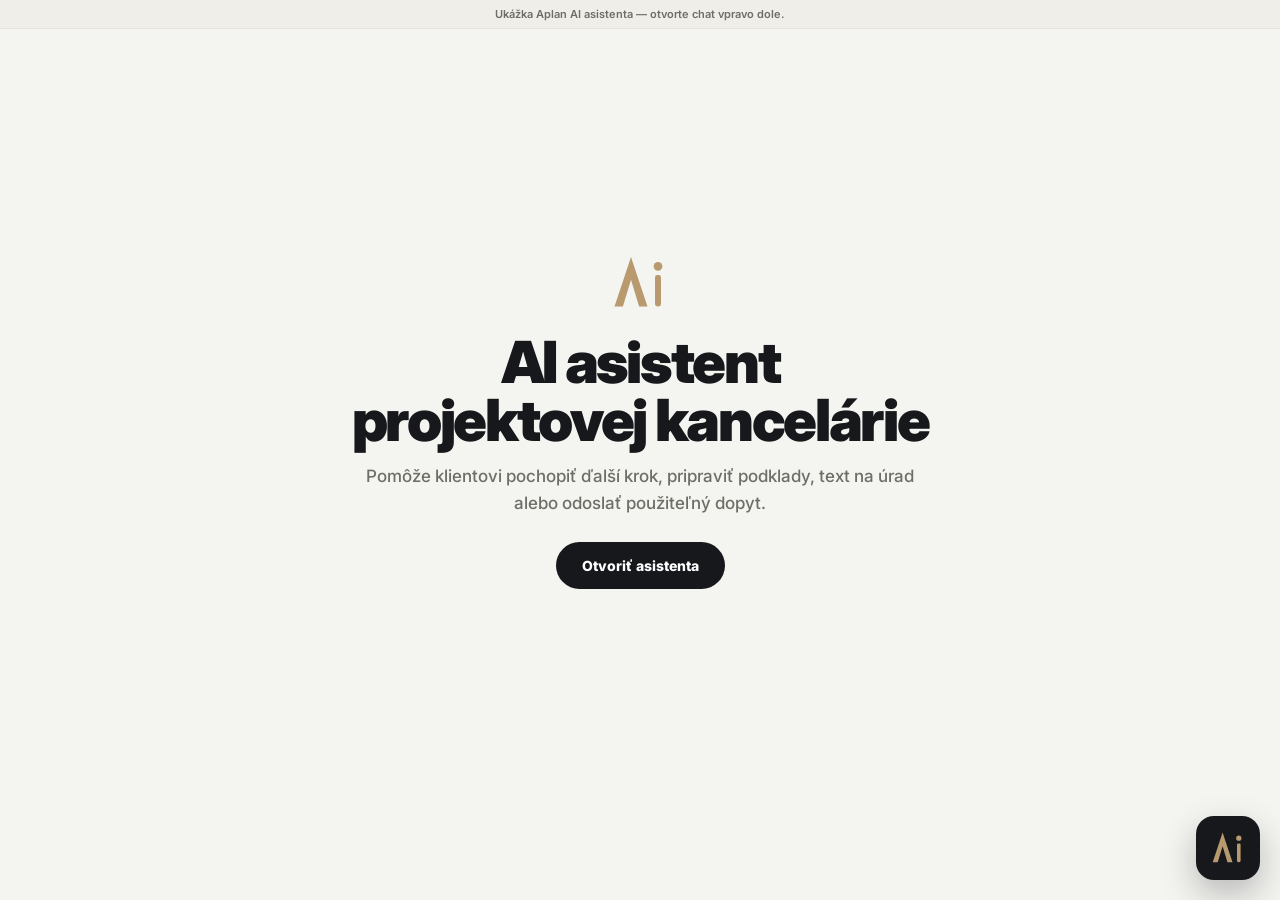
<file: previews/aplan-ai-preview.html>
<!doctype html><html lang="sk"><head><meta charset="utf-8"><meta name="viewport" content="width=device-width,initial-scale=1,viewport-fit=cover"><title>Aplan AI</title><link href="https://fonts.googleapis.com/css2?family=Inter:wght@500;600;700;800;900&display=swap" rel="stylesheet"><style>
:root{--ink:#16181c;--paper:#fff;--bg:#f4f4f1;--soft:#f8f8f5;--line:#e3e2dc;--mut:#6e6e66;--acc:#b89a6e;--accsoft:#f2ece1;--vh:100dvh;--f:Inter,-apple-system,BlinkMacSystemFont,'Segoe UI',sans-serif}*{box-sizing:border-box}html,body{margin:0}body{font-family:var(--f);background:var(--bg);color:var(--ink)}body.locked{position:fixed;overflow:hidden;width:100%;left:0;right:0;touch-action:none}.demo{position:fixed;top:0;left:0;right:0;z-index:5;text-align:center;background:#efeee9;border-bottom:1px solid var(--line);padding:7px 12px;font:600 11px var(--f);color:var(--mut)}.stage{min-height:100dvh;display:grid;place-items:center;text-align:center;padding:90px 22px 150px}.stage>div{max-width:580px}.logo svg{width:60px;height:60px}.stage h1{font:900 clamp(34px,7vw,58px)/1 var(--f);letter-spacing:-.04em;margin:18px 0 14px}.stage p{font:500 17px/1.6 var(--f);color:var(--mut);margin:0 0 25px}.btn,#launch,.go{background:var(--ink);color:#fff;border:0;cursor:pointer}.btn{border-radius:999px;padding:15px 26px;font:800 14px var(--f)}#launch{position:fixed;right:20px;bottom:20px;z-index:99;width:64px;height:64px;border-radius:18px;display:grid;place-items:center;box-shadow:0 14px 34px #16181c44}#launch.open{opacity:0;pointer-events:none}#launch svg{width:36px;height:36px}#teaser{position:fixed;right:20px;bottom:98px;z-index:98;width:min(315px,calc(100vw - 40px));background:#fff;border:1px solid var(--line);border-radius:16px;padding:14px 40px 14px 16px;box-shadow:0 12px 34px #16181c22;font:700 13px/1.4 var(--f);opacity:0;transform:translateY(10px);transition:.25s;pointer-events:none}#teaser.show{opacity:1;transform:none;pointer-events:auto}#teaser button{position:absolute;right:8px;top:8px;border:0;border-radius:50%;width:22px;height:22px;color:var(--mut);cursor:pointer}#panel{position:fixed;right:20px;bottom:20px;z-index:100;width:444px;height:min(760px,calc(100dvh - 40px));background:#fff;border:1px solid var(--line);border-radius:22px;box-shadow:0 30px 80px #16181c33;display:flex;flex-direction:column;overflow:hidden;opacity:0;pointer-events:none;transform:translateY(20px) scale(.96);transform-origin:bottom right;transition:.25s}#panel.open{opacity:1;pointer-events:auto;transform:none}.head{display:flex;gap:12px;align-items:center;background:var(--ink);color:#fff;padding:15px}.av{width:44px;height:44px;border-radius:13px;background:#23262e;display:grid;place-items:center}.av svg{width:30px;height:30px}.ht{flex:1}.ht b{display:block;font:800 16px var(--f)}.ht span{font:650 11px var(--f);color:#ffffffaa}.hbtn{width:34px;height:34px;border:0;border-radius:10px;background:#ffffff18;color:#fff;cursor:pointer;font-size:18px}.body{flex:1;overflow:auto;overscroll-behavior:contain;padding:17px 15px 8px;background:linear-gradient(var(--soft),#fff)}.msg{display:flex;gap:9px;margin-bottom:13px;animation:r .25s}@keyframes r{from{opacity:0;transform:translateY(8px)}to{opacity:1}}.ma{width:29px;height:29px;border-radius:9px;background:var(--ink);display:grid;place-items:center;flex:0 0 auto}.ma svg{width:19px;height:19px}.col{max-width:84%}.mb{background:#fff;border:1px solid var(--line);border-radius:4px 16px 16px 16px;padding:11px 14px;font:500 14px/1.55 var(--f)}.mb .mini{display:block;margin-top:7px;color:var(--mut);font:600 11.5px/1.4 var(--f)}.mt{font:600 10px var(--f);color:#999;margin-top:3px}.user{flex-direction:row-reverse}.user .mb{background:var(--ink);color:#fff;border-color:var(--ink);border-radius:16px 4px 16px 16px}.user .ma{background:var(--acc);color:#fff}.user .ma:after{content:'Vy';font:800 9px var(--f)}.typing{display:flex;gap:4px;background:#fff;border:1px solid var(--line);border-radius:4px 16px 16px 16px;padding:13px 15px}.typing span{width:7px;height:7px;background:#ccc;border-radius:50%;animation:b 1.1s infinite}.typing span:nth-child(2){animation-delay:.15s}.typing span:nth-child(3){animation-delay:.3s}@keyframes b{50%{transform:translateY(-5px);opacity:.6}}.menu-card,.panel2,.steps{background:#fff;border:1px solid var(--line);border-radius:15px;overflow:hidden}.mrow{display:flex;align-items:center;gap:12px;width:100%;border:0;border-bottom:1px solid var(--line);padding:13px 15px;background:#fff;text-align:left;font-family:var(--f);cursor:pointer}.mrow:last-child{border-bottom:0}.mrow:hover,.chip:hover{background:var(--accsoft)}.mi{width:34px;height:34px;border-radius:10px;background:var(--accsoft);display:grid;place-items:center;color:#937645}.mrow b{display:block;font:800 13.5px var(--f)}.mrow span span{display:block;color:var(--mut);font:600 11px var(--f);margin-top:1px}.chips{display:flex;flex-wrap:wrap;gap:8px;margin:2px 0 15px 38px}.chip{border:1.5px solid #d7d6ce;border-radius:999px;background:#fff;padding:9px 14px;font:750 13px var(--f);cursor:pointer}.chip.primary{background:var(--ink);color:#fff;border-color:var(--ink)}.ph{background:#efeee9;border-bottom:1px solid var(--line);padding:10px 13px;font:850 12.5px var(--f)}.pb{padding:13px;font:500 13px/1.55 var(--f)}.stp{border-bottom:1px solid var(--line)}.stp:last-child{border-bottom:0}.stp-h{width:100%;display:flex;gap:10px;align-items:center;text-align:left;border:0;background:#fff;padding:11px 12px;cursor:pointer}.n{width:25px;height:25px;border-radius:8px;background:var(--ink);color:#fff;display:grid;place-items:center;font:850 12px var(--f)}.stp b{display:block;font:800 12.5px var(--f)}.stp small{display:block;color:var(--mut);font:600 10.5px var(--f)}.d{max-height:0;overflow:hidden;transition:max-height .2s}.stp.open .d{max-height:440px}.di{padding:0 14px 13px 47px;font:500 12px/1.6 var(--f)}.note{margin-top:9px;border-left:3px solid var(--acc);background:var(--accsoft);border-radius:0 10px 10px 0;padding:10px 12px;font:600 12px/1.5 var(--f)}.field{margin-bottom:9px}.field label{display:block;font:750 11px var(--f);margin-bottom:4px}.field input,.field textarea,.field select{width:100%;border:1.5px solid #d7d6ce;border-radius:11px;background:var(--soft);padding:10px 12px;font:650 13px var(--f);outline:0}.field textarea{min-height:64px;resize:vertical}.go{display:block;text-align:center;text-decoration:none;border-radius:12px;padding:12px;font:850 14px var(--f);width:100%}.compose{display:flex;gap:8px;padding:11px 12px 13px;border-top:1px solid var(--line)}.compose input{flex:1;border:1.5px solid #d7d6ce;border-radius:13px;padding:12px 14px;font:650 14px var(--f);outline:0}.send{width:46px;border:0;border-radius:13px;background:var(--ink);color:#fff}.foot{display:flex;gap:8px;padding:0 12px 12px}.qa{flex:1;text-align:center;text-decoration:none;border:1px solid #d7d6ce;background:var(--soft);border-radius:11px;padding:11px 7px;color:var(--ink);font:750 13px var(--f)}.dis{text-align:center;color:#999;font:600 9.5px/1.3 var(--f);padding:0 14px 9px}@media(max-width:520px){#panel{right:0;bottom:0;width:100%;height:var(--vh);max-height:var(--vh);border-radius:0}.compose input{font-size:16px}#launch{right:16px;bottom:16px}#teaser{left:16px;right:16px;width:auto}.col{max-width:88%}}
</style></head><body><div class="demo">Ukážka Aplan AI asistenta — otvorte chat vpravo dole.</div><main class="stage"><div><span class="logo" id="pageLogo"></span><h1>AI asistent projektovej kancelárie</h1><p>Pomôže klientovi pochopiť ďalší krok, pripraviť podklady, text na úrad alebo odoslať použiteľný dopyt.</p><button class="btn" onclick="openAi()">Otvoriť asistenta</button></div></main><div id="teaser" onclick="openAi()"><button onclick="event.stopPropagation();hideTeaser()">×</button><span id="teaserText"></span></div><button id="launch" onclick="openAi()"><span id="launchLogo"></span></button><div id="panel"><div class="head"><div class="av" id="headLogo"></div><div class="ht"><b>Aplan AI</b><span>Asistent je online</span></div><button class="hbtn" onclick="menu()">☷</button><button class="hbtn" onclick="restart()">↻</button><button class="hbtn" onclick="closeAi()">×</button></div><div class="body" id="body"></div><div class="compose"><input id="input" placeholder="Napíšte správu…" autocomplete="off"><button class="send" onclick="sendUser()">➤</button></div><div class="foot"><a class="qa" href="tel:+421915775480">Zavolať</a><a class="qa" href="mailto:aplan@aplan.sk">E-mail</a><a class="qa" href="https://wa.me/421915775480" target="_blank">WhatsApp</a></div><div class="dis">Orientačné odpovede. Presný postup závisí od parcely, stavby a úradu.</div></div><script>
const CFG={email:'aplan@aplan.sk',lead:'daniel.vendzur@gmail.com'};function logo(){return `<svg viewBox="0 0 40 40" fill="none"><path d="M14 4 25 37h-5.6L14 19.2 8.6 37H3L14 4Z" fill="#B89A6E"/><rect x="30" y="16" width="4" height="21" rx="1.6" fill="#B89A6E"/><circle cx="32" cy="10.2" r="2.9" fill="#B89A6E"/></svg>`}pageLogo.innerHTML=logo();launchLogo.innerHTML=logo();headLogo.innerHTML=logo();const body=document.getElementById('body'),input=document.getElementById('input');let started=false,y=0,locked=false;function setH(){let h=(visualViewport&&visualViewport.height)||innerHeight;document.documentElement.style.setProperty('--vh',h+'px')}setH();addEventListener('resize',setH,{passive:true});if(visualViewport){visualViewport.addEventListener('resize',setH,{passive:true});visualViewport.addEventListener('scroll',setH,{passive:true})}function lock(){if(locked)return;y=scrollY;document.body.style.top='-'+y+'px';document.body.classList.add('locked');locked=true}function unlock(){if(!locked)return;document.body.classList.remove('locked');document.body.style.top='';locked=false;scrollTo(0,y)}function keep(){if(locked)requestAnimationFrame(()=>scrollTo(0,y))}function esc(s){return String(s||'').replace(/[&<>"]/g,m=>({'&':'&amp;','<':'&lt;','>':'&gt;','"':'&quot;'}[m]))}function norm(s){return String(s||'').toLowerCase().normalize('NFD').replace(/[\u0300-\u036f]/g,'').replace(/[^a-z0-9\s]/g,' ')}function now(){let d=new Date;return String(d.getHours()).padStart(2,'0')+':'+String(d.getMinutes()).padStart(2,'0')}function el(h){let d=document.createElement('div');d.innerHTML=h.trim();return d.firstChild}function scr(){requestAnimationFrame(()=>body.scrollTop=body.scrollHeight)}function msg(r,h){let m=el(r?'':'');m=el(r==='user'?`<div class="msg user"><div class="ma"></div><div class="col"><div class="mb">${esc(h)}</div><div class="mt">${now()}</div></div></div>`:`<div class="msg"><div class="ma">${logo()}</div><div class="col"><div class="mb">${h}</div><div class="mt">${now()}</div></div></div>`);body.appendChild(m);scr();return m}function bot(h){msg('bot',h)}function user(t){msg('user',t)}function typing(cb){let t=el(`<div class="msg"><div class="ma">${logo()}</div><div class="typing"><span></span><span></span><span></span></div></div>`);body.appendChild(t);scr();setTimeout(()=>{t.remove();keep();cb();setTimeout(keep,60)},480)}function clear(){body.querySelectorAll('.menu,.chips').forEach(x=>x.remove())}function chips(a){clear();let r=el('<div class="chips"></div>');a.forEach(c=>{let b=el(`<button class="chip ${c.p?'primary':''}">${esc(c.t)}</button>`);b.onclick=()=>{r.remove();user(c.t);typing(c.f)};r.appendChild(b)});body.appendChild(r);scr()}function next(a){setTimeout(()=>chips(a.concat([{t:'Späť na menu',f:menu}])),180)}
function openAi(){panel.classList.add('open');launch.classList.add('open');hideTeaser();setH();if(matchMedia('(max-width:520px)').matches)lock();if(!started){started=true;menu()}}function closeAi(){panel.classList.remove('open');launch.classList.remove('open');unlock()}function hideTeaser(){teaser.classList.remove('show')}setTimeout(()=>{if(!started){teaserText.textContent='Neviete, či potrebujete projekt alebo povolenie?';teaser.classList.add('show')}},1400);function restart(){body.innerHTML='';menu()}function menu(){clear();let rows=[['Neviem, čo potrebujem','Krátky sprievodca podľa zámeru',start],['Úradné postupy','Povolenie, ohlásenie, kolaudácia, prístavba',uradne],['Komunikácia s úradom','Texty, žiadosti a reakcie',letter],['Aké podklady potrebujem?','Checklist dokumentov',checklist],['Čo robí Aplan','Čo firma pripraví a čo rieši klient',about]],w=el('<div class="menu"><div class="menu-card"></div></div>'),c=w.firstChild;rows.forEach(x=>{let b=el(`<button class="mrow"><span class="mi">›</span><span><b>${x[0]}</b><span>${x[1]}</span></span></button>`);b.onclick=()=>{w.remove();user(x[0]);typing(x[2])};c.appendChild(b)});body.appendChild(w);scr()}
const F={sp:['Stavebné povolenie','Novostavba alebo väčšia zmena stavby',[['Podklady o pozemku','LV, kataster, parcela, prístup a siete.'],['Projektová dokumentácia','Aplan pripraví projekt a potrebné profesie podľa rozsahu.'],['Vyjadrenia','Podľa lokality môžu byť potrebné vyjadrenia správcov sietí a orgánov.'],['Podanie žiadosti','Žiadosť sa podáva na stavebnom úrade s prílohami.'],['Rozhodnutie','Úrad môže vyžiadať doplnenie; kompletné podklady znižujú zdržanie.']]],od:['Ohlásenie drobnej stavby','Menšia stavba, plot, prístrešok alebo garáž',[['Overenie režimu','Najprv overiť, či naozaj stačí ohlásenie.'],['Jednoduchá dokumentácia','Náčrt, situácia a technický popis.'],['Podanie na úrad','K ohláseniu sa prikladá formulár, dokumentácia a LV.'],['Stanovisko úradu','So stavbou nezačať bez písomného stanoviska.']]],kol:['Kolaudácia','Po dokončení stavby',[['Dokončená stavba','Stavba musí byť spôsobilá na bezpečné užívanie.'],['Doklady a revízie','Revízie, geometrický plán a energetický certifikát.'],['Návrh na kolaudáciu','Podáva sa na stavebnom úrade.'],['Obhliadka','Úrad stavbu skontroluje a vydá rozhodnutie.']]],zmena:['Zmena stavby alebo prístavba','Zásah do existujúcej stavby',[['Zhodnotenie stavu','Pôvodný projekt, rozmery a fotky.'],['Návrh riešenia','Aplan navrhne riešenie a posúdi technické nadväznosti.'],['Režim konania','Podľa rozsahu: ohlásenie alebo povolenie.'],['Prílohy','Dokumentácia, LV a potrebné vyjadrenia.']]]};function flow(k){let f=F[k];bot(`<b>${f[0]}</b><span class="mini">${f[1]}</span>`);let h='<div class="steps">';f[2].forEach((s,i)=>h+=`<div class="stp"><button class="stp-h"><span class="n">${i+1}</span><span><b>${s[0]}</b><small>${s[1]}</small></span></button><div class="d"><div class="di">${s[1]}</div></div></div>`);h+='</div><div class="note"><b>Poznámka:</b> Aplan pripravuje projekt a odborné podklady. Podanie a komunikáciu s úradom rieši klient, ak nie je dohodnuté inak.</div>';bot(h);next([{t:'Pripraviť text na úrad',f:letter},{t:'Poslať dopyt',p:1,f:lead}])}body.addEventListener('click',e=>{let h=e.target.closest('.stp-h');if(h)h.parentNode.classList.toggle('open')});function uradne(){bot('<b>Úradné postupy.</b> Vyberte tému. Odpovede sú pevne pripravené, aby bot nerobil chyby.');next([{t:'Stavebné povolenie',f:()=>flow('sp')},{t:'Ohlásenie drobnej stavby',f:()=>flow('od')},{t:'Kolaudácia',f:()=>flow('kol')},{t:'Zmena stavby / prístavba',f:()=>flow('zmena')}])}function start(){bot('<b>Čo riešite?</b> Vyberte najbližšiu možnosť.');next([{t:'Nový dom',f:()=>flow('sp')},{t:'Menšia stavba / plot',f:()=>flow('od')},{t:'Rekonštrukcia / prístavba',f:()=>flow('zmena')},{t:'Kolaudácia',f:()=>flow('kol')},{t:'Pozemok pred kúpou',f:pozemok}])}function pozemok(){bot('<div class="panel2"><div class="ph">Pred kúpou pozemku</div><div class="pb">Na obci si overte územný plán, regulatívy, odstupy, zastavanosť, výšku stavby, prístup a siete.</div></div>');next([{t:'Text na obec',f:letter},{t:'Poslať dopyt',p:1,f:lead}])}function about(){bot('<div class="panel2"><div class="ph">Čo robí Aplan</div><div class="pb"><ul><li>Projektová dokumentácia pre povolenie a realizáciu.</li><li>Architektonický návrh a koordinácia profesií.</li><li>Odborné podklady a vysvetlenie ďalšieho postupu.</li></ul><span class="mini">Asistent nemá sľubovať vybavenie úradu za klienta.</span></div></div>');next([{t:'Úradné postupy',f:uradne},{t:'Poslať dopyt',p:1,f:lead}])}function checklist(){let a=['List vlastníctva','Katastrálna mapa alebo parcelné číslo','Fotky pozemku alebo stavby','Pôvodná projektová dokumentácia, ak existuje','Informácie o sieťach a prístupe','Odpoveď obce alebo úradu, ak už existuje'];bot('<div class="panel2"><div class="ph">Checklist podkladov</div><div class="pb"><ul>'+a.map(x=>`<li>${x}</li>`).join('')+'</ul></div></div>');next([{t:'Poslať dopyt',p:1,f:lead},{t:'Text na úrad',f:letter}])}
function letter(){let t='Dobrý deň,\n\nobraciam sa na Vás vo veci pozemku v obci [OBEC], parcelné číslo [PARCELA]. Prosím o informáciu, aké podklady a prílohy sú potrebné k [stavebnému povoleniu / ohláseniu] a aký je ďalší postup.\n\nĎakujem.\nS pozdravom,\n[MENO]';bot('Vzor správy na úrad:<div class="note" style="white-space:pre-wrap">'+esc(t)+'</div><a class="go" href="mailto:?subject=Dotaz k stavebnému zámeru&body='+encodeURIComponent(t)+'">Otvoriť e-mail</a>');next([{t:'Poslať dopyt Aplanu',p:1,f:lead}])}function lead(){bot('Vyplňte krátky dopyt. E-mail sa iba pripraví, nič sa automaticky neodosiela.');let h=`<div class="panel2"><div class="ph">Dopyt pre Aplan</div><div class="pb" data-lead><div class="field"><label>Meno</label><input data-f="meno"></div><div class="field"><label>Telefón alebo e-mail</label><input data-f="kont"></div><div class="field"><label>Lokalita / parcela</label><input data-f="lok"></div><div class="field"><label>Popis zámeru</label><textarea data-f="popis"></textarea></div><button class="go">Pripraviť e-mail</button></div></div>`;let m=msg('bot',h),p=m.querySelector('[data-lead]');p.querySelector('.go').onclick=()=>{let q=s=>p.querySelector('[data-f="'+s+'"]').value.trim(),text=`Dopyt z Aplan AI\n\nMeno: ${q('meno')||'-'}\nKontakt: ${q('kont')||'-'}\nLokalita/parcela: ${q('lok')||'-'}\n\nPopis:\n${q('popis')||'-'}`;typing(()=>{bot('<div class="note"><b>E-mail je pripravený.</b><br>Po kliknutí sa otvorí poštový klient.</div><a class="go" href="mailto:'+CFG.lead+'?subject=Aplan AI dopyt&body='+encodeURIComponent(text)+'">Otvoriť pripravený e-mail</a>');chips([{t:'Späť na menu',f:menu}])})}}function sendUser(){let raw=input.value.trim();if(!raw)return;input.value='';if(matchMedia('(max-width:520px)').matches)input.blur();user(raw);let s=norm(raw);typing(()=>{if(/stavebne|povolenie|dom|novostav/.test(s))flow('sp');else if(/ohlas|drobna|plot|pristresok|garaz/.test(s))flow('od');else if(/kolaud/.test(s))flow('kol');else if(/pristav|nadstav|rekonstruk|zmena/.test(s))flow('zmena');else if(/pozem|parc|uzemny|katas/.test(s))pozemok();else if(/urad|text|mail|email|napisat|ziadost/.test(s))letter();else if(/podklad|dokument|check|priloh/.test(s))checklist();else if(/cena|kolko|stoj/.test(s)){bot('Pri projektovej kancelárii neodporúčam zobrazovať tvrdú cenu bez kontextu. Najlepší ďalší krok je krátky dopyt.');next([{t:'Poslať dopyt',p:1,f:lead}])}else{bot('Skúste napísať: stavebné povolenie, ohlásenie, kolaudácia, pozemok, podklady, text na úrad alebo dopyt.');chips([{t:'Neviem, čo potrebujem',f:start},{t:'Úradné postupy',f:uradne},{t:'Poslať dopyt',p:1,f:lead}])}})}input.addEventListener('keydown',e=>{if(e.key==='Enter')sendUser()});
</script></body></html>
</file>
